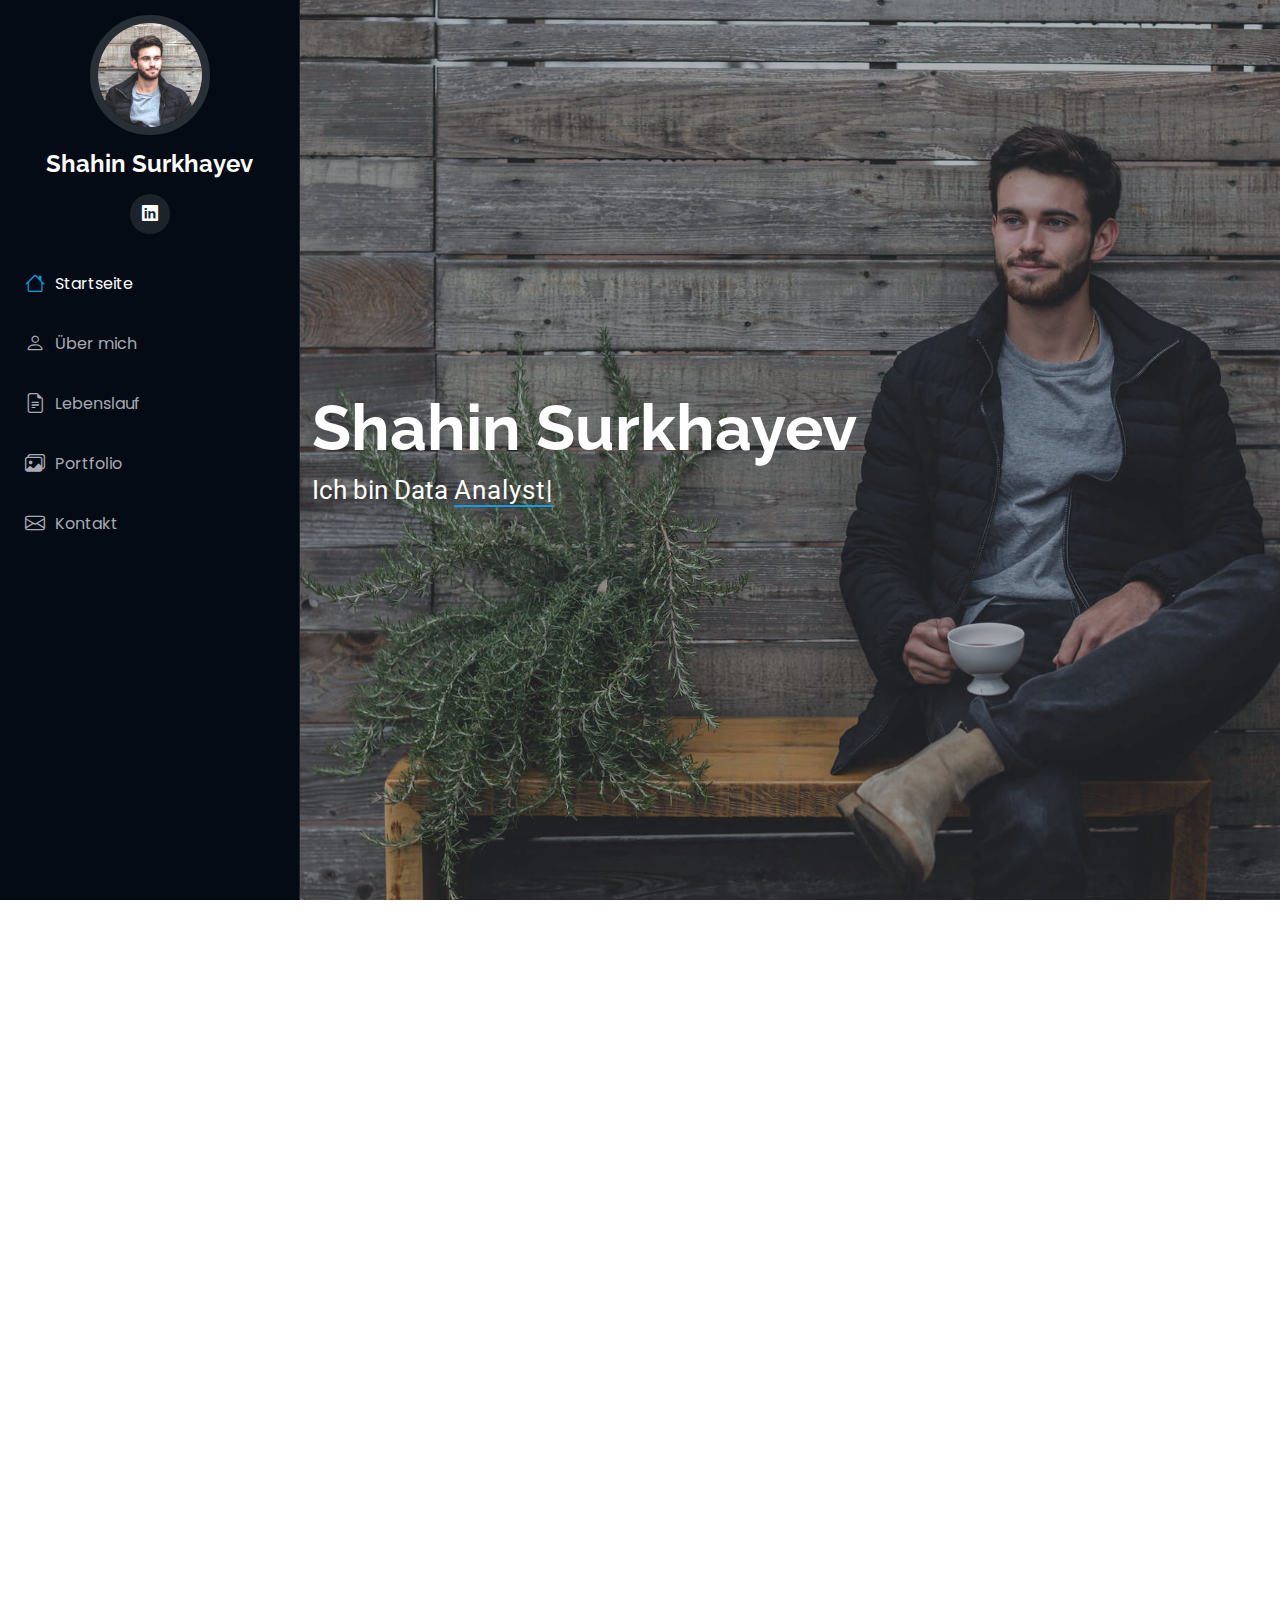
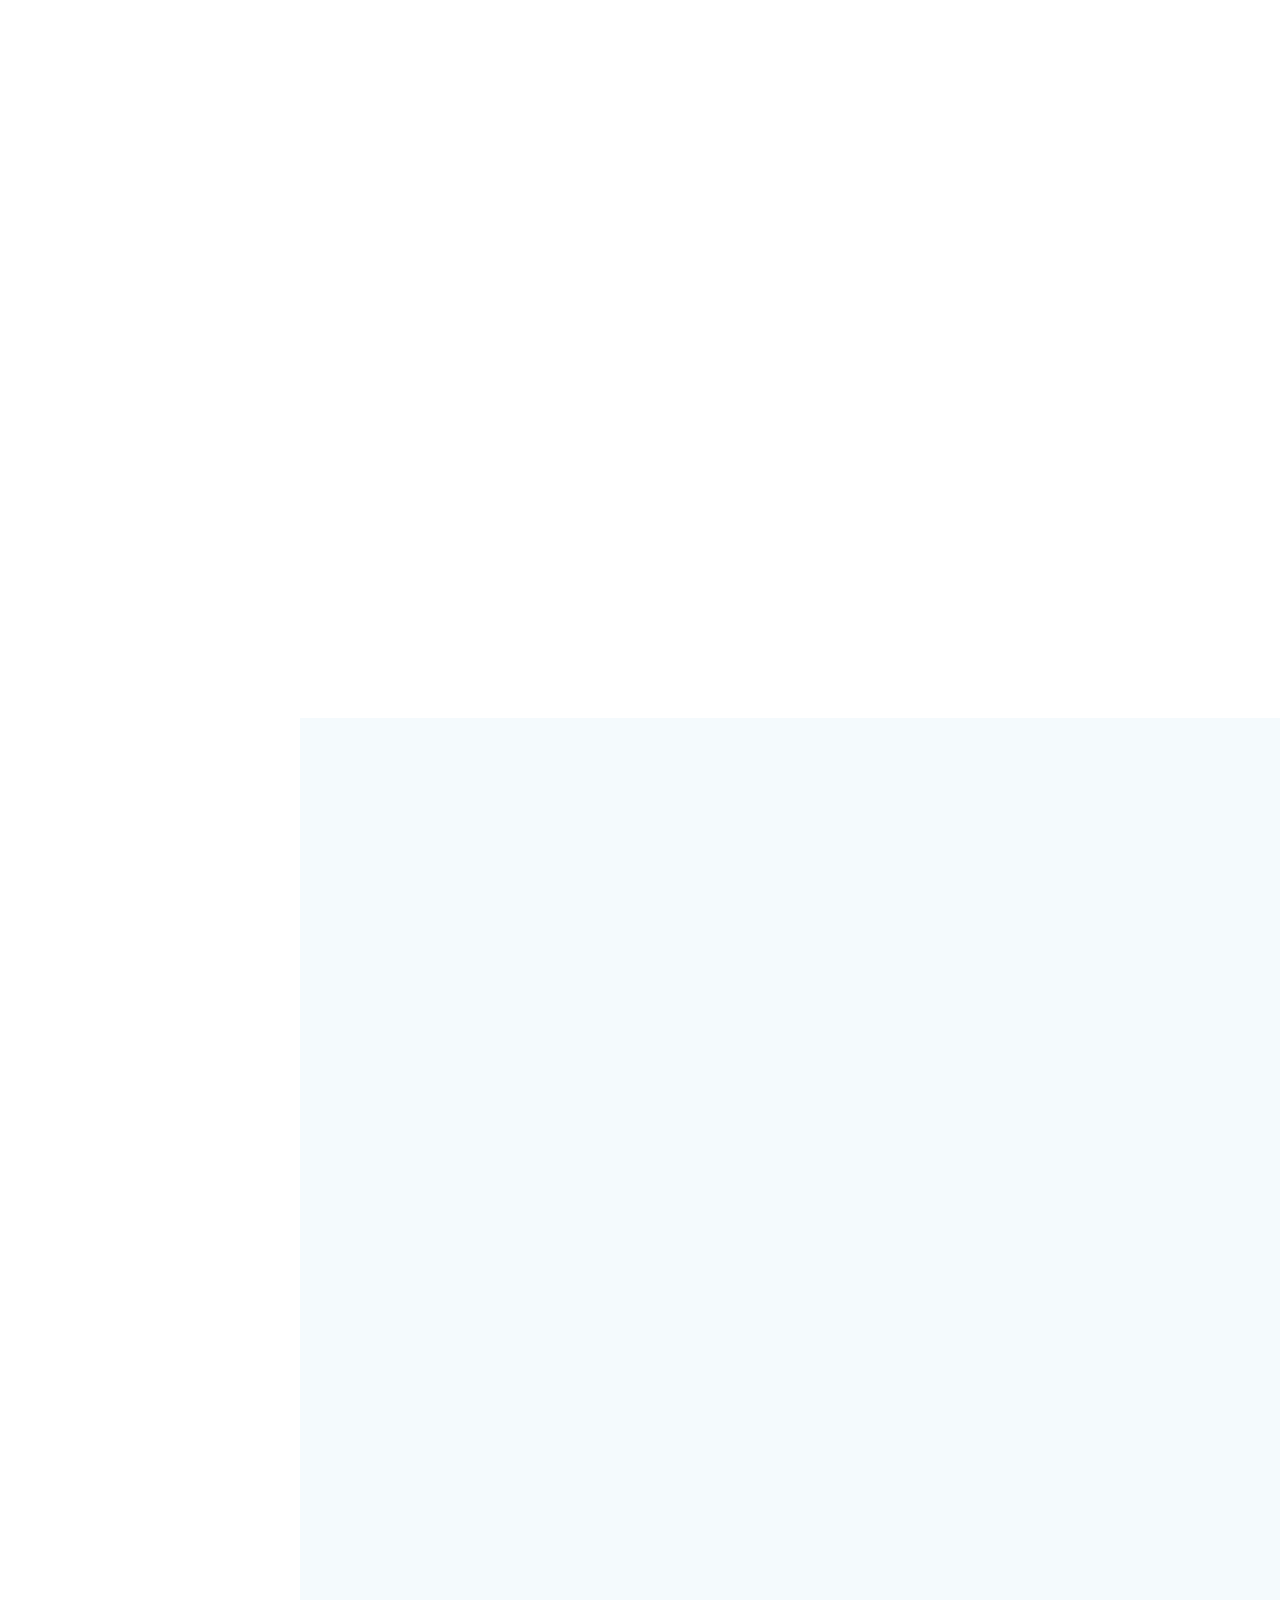
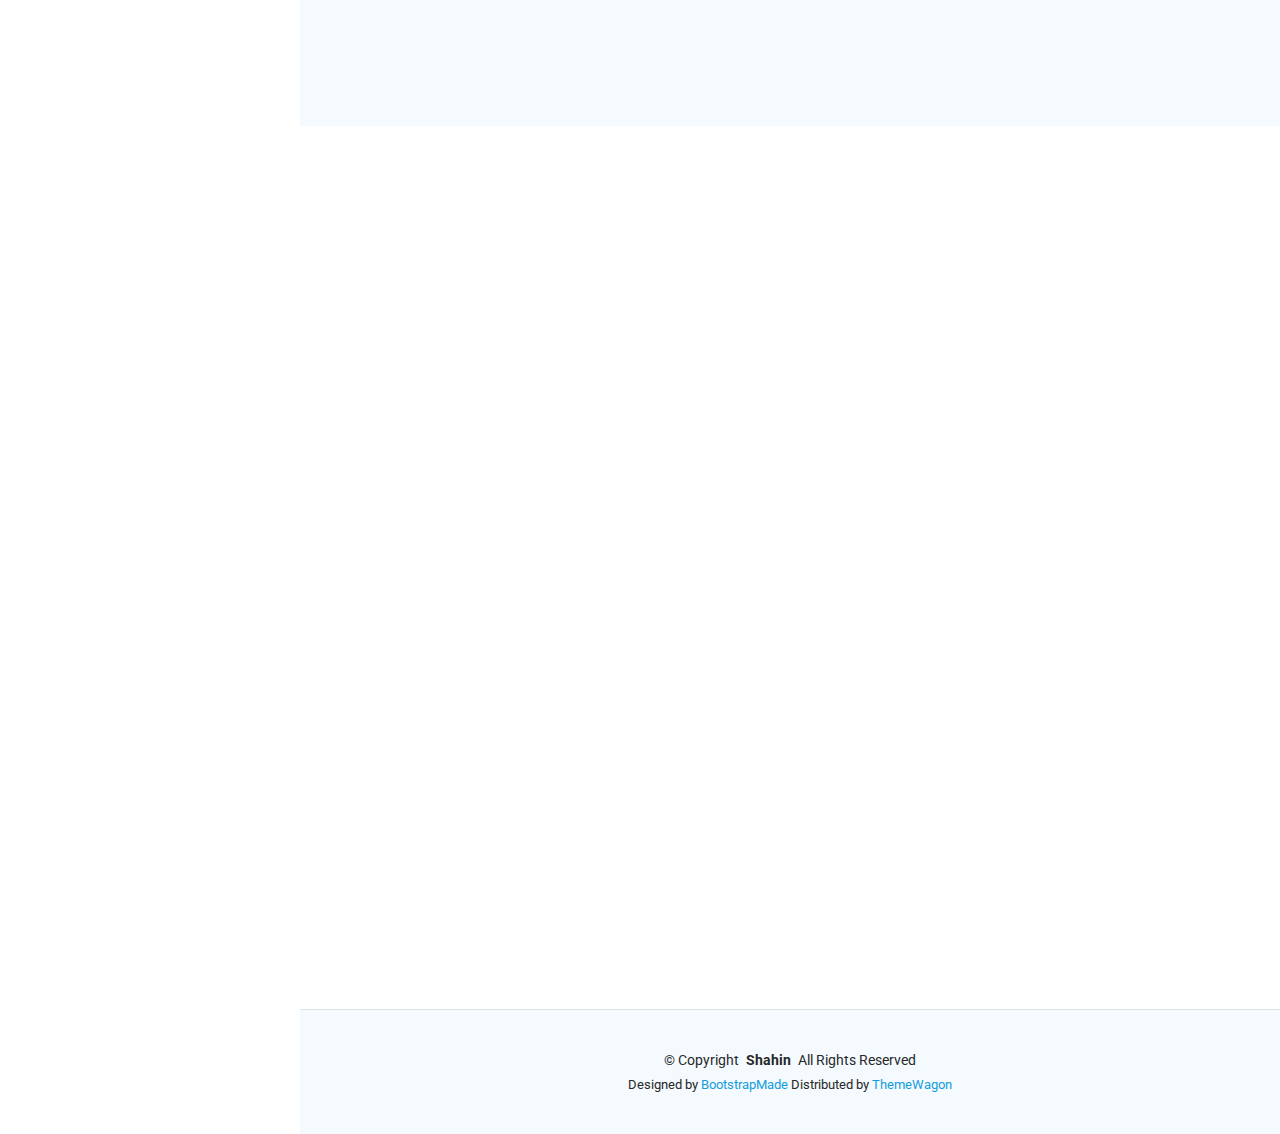
<file: index.html>
<!DOCTYPE html>
<html lang="en">

<head>
  <meta charset="utf-8">
  <meta content="width=device-width, initial-scale=1.0" name="viewport">
  <title>Shahin</title>
  <meta content="" name="description">
  <meta content="" name="keywords">

  <!-- Favicons -->
  <link href="assets/img/favicon.png" rel="icon">
  <link href="assets/img/apple-touch-icon.png" rel="apple-touch-icon">

  <!-- Fonts -->
  <link href="https://fonts.googleapis.com" rel="preconnect">
  <link href="https://fonts.gstatic.com" rel="preconnect" crossorigin>
  <link href="https://fonts.googleapis.com/css2?family=Roboto:ital,wght@0,100;0,300;0,400;0,500;0,700;0,900;1,100;1,300;1,400;1,500;1,700;1,900&family=Poppins:ital,wght@0,100;0,200;0,300;0,400;0,500;0,600;0,700;0,800;0,900;1,100;1,200;1,300;1,400;1,500;1,600;1,700;1,800;1,900&family=Raleway:ital,wght@0,100;0,200;0,300;0,400;0,500;0,600;0,700;0,800;0,900;1,100;1,200;1,300;1,400;1,500;1,600;1,700;1,800;1,900&display=swap" rel="stylesheet">

  <!-- Vendor CSS Files -->
  <link href="assets/vendor/bootstrap/css/bootstrap.min.css" rel="stylesheet">
  <link href="assets/vendor/bootstrap-icons/bootstrap-icons.css" rel="stylesheet">
  <link href="assets/vendor/aos/aos.css" rel="stylesheet">
  <link href="assets/vendor/glightbox/css/glightbox.min.css" rel="stylesheet">
  <link href="assets/vendor/swiper/swiper-bundle.min.css" rel="stylesheet">

  <!-- Main CSS File -->
  <link href="assets/css/main.css" rel="stylesheet">

  <!-- =======================================================
  * Template Name: iPortfolio
  * Template URL: https://bootstrapmade.com/iportfolio-bootstrap-portfolio-websites-template/
  * Updated: Jun 29 2024 with Bootstrap v5.3.3
  * Author: BootstrapMade.com
  * License: https://bootstrapmade.com/license/
  ======================================================== -->
</head>

<body class="index-page">

  <header id="header" class="header dark-background d-flex flex-column">
    <i class="header-toggle d-xl-none bi bi-list"></i>

    <div class="profile-img">
      <img src="assets/img/my-profile-img.jpg" alt="" class="img-fluid rounded-circle">
    </div>

    <a href="index.html" class="logo d-flex align-items-center justify-content-center">
      <!-- Uncomment the line below if you also wish to use an image logo -->
      <!-- <img src="assets/img/logo.png" alt=""> -->
      <h1 class="sitename">Shahin Surkhayev</h1>
    </a>

    <div class="social-links text-center">
      <a href="https://www.linkedin.com/in/shsrkh/" class="linkedin"><i class="bi bi-linkedin"></i></a>
    </div>

    <nav id="navmenu" class="navmenu">
      <ul>
        <li><a href="#hero" class="active"><i class="bi bi-house navicon"></i>Startseite</a></li>
        <li><a href="#about"><i class="bi bi-person navicon"></i> Über mich</a></li>
        <li><a href="#resume"><i class="bi bi-file-earmark-text navicon"></i> Lebenslauf</a></li>
        <li><a href="#portfolio"><i class="bi bi-images navicon"></i> Portfolio</a></li>
        <li><a href="#contact"><i class="bi bi-envelope navicon"></i> Kontakt</a></li>
      </ul>
    </nav>

  </header>

  <main class="main">

    <!-- Hero Section -->
    <section id="hero" class="hero section dark-background">

      <img src="assets/img/hero-bg.jpg" alt="" data-aos="fade-in" class="">

      <div class="container" data-aos="fade-up" data-aos-delay="100">
        <h2>Shahin Surkhayev</h2>
        <p>Ich bin Data <span class="typed" data-typed-items="Analyst, Thinker, Solver, Visualizer">Analyst</span><span class="typed-cursor typed-cursor--blink" aria-hidden="true"></span><span class="typed-cursor typed-cursor--blink" aria-hidden="true"></span></p>
      </div>

    </section><!-- /Hero Section -->

    <!-- About Section -->
    <section id="about" class="about section">

      <!-- Section Title -->
      <div class="container section-title" data-aos="fade-up">
        <h2>Über mich</h2>
        <p>Magnam dolores commodi suscipit. Necessitatibus eius consequatur ex aliquid fuga eum quidem. Sit sint consectetur velit. Quisquam quos quisquam cupiditate. Et nemo qui impedit suscipit alias ea. Quia fugiat sit in iste officiis commodi quidem hic quas.</p>
      </div><!-- End Section Title -->

      <div class="container" data-aos="fade-up" data-aos-delay="100">

        <div class="row gy-4 justify-content-center">
          <div class="col-lg-4">
            <img src="assets/img/my-profile-img.jpg" class="img-fluid" alt="">
          </div>
          <div class="col-lg-8 content">
            <h2>Junior Data Analyst</h2>
            <p class="fst-italic py-3">
              Lorem ipsum dolor sit amet, consectetur adipiscing elit, sed do eiusmod tempor incididunt ut labore et dolore
              magna aliqua.
            </p>
            <div class="row">
              <div class="col-lg-6">
                <ul>
                  <li><i class="bi bi-chevron-right"></i> <strong>Alter:</strong> <span>27</span></li>
                  <li><i class="bi bi-chevron-right"></i> <strong>Abschluss:</strong> <span>Master</span></li>
                </ul>
              </div>
              <div class="col-lg-6">
                <ul>
                  <li><i class="bi bi-chevron-right"></i> <strong>Stadt:</strong> <span>Bamberg, Deutschland</span></li>
                  <li><i class="bi bi-chevron-right"></i> <strong>Email:</strong> <span>shahin.surkhayev@gmail.com</span></li>
                </ul>
              </div>
            </div>
            <p class="py-3">
              Officiis eligendi itaque labore et dolorum mollitia officiis optio vero. Quisquam sunt adipisci omnis et ut. Nulla accusantium dolor incidunt officia tempore. Et eius omnis.
              Cupiditate ut dicta maxime officiis quidem quia. Sed et consectetur qui quia repellendus itaque neque.
            </p>
          </div>
        </div>

      </div>

      <div class="container">

        <div class="row">

          <div class="col-lg-6" data-aos="fade-up" data-aos-delay="100">

            <h3 class="resume-title">Education</h3>
            <div class="resume-item">
              <h4>Master Wirtschaftsinformatik</h4>
              <h5>10/2021 - 03/2025</h5>
              <p><em>OTTO-FRIEDRICH UNIVERSITÄT BAMBERG, Bamberg, Deutschland</em></p>
              <p>Qui deserunt veniam. Et sed aliquam labore tempore sed quisquam iusto autem sit. Ea vero voluptatum qui ut dignissimos deleniti nerada porti sand markend</p>
            </div><!-- Edn Resume Item -->

            <div class="resume-item">
              <h4>Bachelor Angewandte Informatik</h4>
              <h5>09/2014 - 07/2019</h5>
              <p><em>STAATLICHE TECHNOLOGISCHE UNIVERSITÄT ZU KUBAN, Krasnodar, Russland</em></p>
              <p>Quia nobis sequi est occaecati aut. Repudiandae et iusto quae reiciendis et quis Eius vel ratione eius unde vitae rerum voluptates asperiores voluptatem Earum molestiae consequatur neque etlon sader mart dila</p>
            </div><!-- Edn Resume Item -->

          </div>

          <div class="col-lg-6" data-aos="fade-up" data-aos-delay="200">
            <h3 class="resume-title">Professional Experience</h3>
            <div class="resume-item">
              <h4>Junior Data Analyst</h4>
              <h5>12/2024 - Heute</h5>
              <p><em>SALOGLU, Aserbaidschan</em></p>
              <ul>
                <li>Analyse und Visualisierung großer Datenmengen mit Power BI und Excel</li>
                <li>Erstellung von regelmäßigen Reports zu Umsatz, Kosten, Lagerbeständen und Verkaufszahlen für das Management</li>
                <li>Pflege und Weiterentwicklung von Excel-gestützten Systemen zur Bestandskontrolle</li>
                <li>Gelegentliche Nutzung von Python zur Datenaufbereitung und Ad-hoc-Analysen</li>
              </ul>
            </div><!-- Edn Resume Item -->

            <div class="resume-item">
              <h4>Werkstudent</h4>
              <h5>11/2023 - 10/2024</h5>
              <p><em>IDEAL AUTOMOTIVE, Bamberg, Deutschland</em></p>
              <ul>
                <li>Analyse von Produktionsdaten und Erstellung von regelmäßigen Reports zur Unterstützung der Fertigungsprozesse</li>
                <li>Anwendung von Excel zur Datenaufbereitung, Berechnungen, Sortierung und Filterung großer Datensätze</li>
                <li>Enge Zusammenarbeit mit Kolleg:innen in einem dynamischen und unterstützenden Teamumfeld</li>
                <li>Unterstützung des Teams bei der Optimierung von Arbeitsabläufen</li>
                <li>Entwicklung von Fähigkeiten in der Datenanalyse, Prozessoptimierung und Reporting</li>
              </ul>
            </div><!-- Edn Resume Item -->

          </div>

        </div>

      </div>

    </section><!-- /About Section -->

    <!-- Skills Section -->
    <section id="skills" class="skills section light-background">

      <!-- Section Title -->
      <div class="container section-title" data-aos="fade-up">
        <h3>Skills</h3>
        <p>Ob im Dashboard oder im Skript: Ich nutze moderne Tools, um komplexe Daten einfach und wirkungsvoll darzustellen.</p>
      </div>
      <!-- End Section Title -->

      <div class="container" data-aos="fade-up" data-aos-delay="100">

        <div class="row skills-content skills-animation">

          <div class="col-lg-6">

            <div class="progress">
              <span class="skill"><span>MS Excel</span> <i class="val">100%</i></span>
              <div class="progress-bar-wrap">
                <div class="progress-bar" role="progressbar" aria-valuenow="100" aria-valuemin="0" aria-valuemax="100"></div>
              </div>
            </div><!-- End Skills Item -->

            <div class="progress">
              <span class="skill"><span>Power BI</span> <i class="val">60%</i></span>
              <div class="progress-bar-wrap">
                <div class="progress-bar" role="progressbar" aria-valuenow="60" aria-valuemin="0" aria-valuemax="100"></div>
              </div>
            </div><!-- End Skills Item -->

            <div class="progress">
              <span class="skill"><span>Python (pandas, numpy, matplotlib, seaborn)</span> <i class="val">55%</i></span>
              <div class="progress-bar-wrap">
                <div class="progress-bar" role="progressbar" aria-valuenow="55" aria-valuemin="0" aria-valuemax="100"></div>
              </div>
            </div><!-- End Skills Item -->

          </div>

          <div class="col-lg-6">

            <div class="progress">
              <span class="skill"><span>SQL</span> <i class="val">50%</i></span>
              <div class="progress-bar-wrap">
                <div class="progress-bar" role="progressbar" aria-valuenow="50" aria-valuemin="0" aria-valuemax="100"></div>
              </div>
            </div><!-- End Skills Item -->

            <div class="progress">
              <span class="skill"><span>WordPress/CMS</span> <i class="val">90%</i></span>
              <div class="progress-bar-wrap">
                <div class="progress-bar" role="progressbar" aria-valuenow="90" aria-valuemin="0" aria-valuemax="100"></div>
              </div>
            </div><!-- End Skills Item -->

            <div class="progress">
              <span class="skill"><span>Photoshop</span> <i class="val">55%</i></span>
              <div class="progress-bar-wrap">
                <div class="progress-bar" role="progressbar" aria-valuenow="55" aria-valuemin="0" aria-valuemax="100"></div>
              </div>
            </div><!-- End Skills Item -->

          </div>

        </div>

      </div>

    </section><!-- /Skills Section -->

    <!-- Portfolio Section -->
    <section id="portfolio" class="portfolio section light-background">

      <!-- Section Title -->
      <div class="container section-title" data-aos="fade-up">
        <h2>Portfolio</h2>
        <p>Magnam dolores commodi suscipit. Necessitatibus eius consequatur ex aliquid fuga eum quidem. Sit sint consectetur velit. Quisquam quos quisquam cupiditate. Et nemo qui impedit suscipit alias ea. Quia fugiat sit in iste officiis commodi quidem hic quas.</p>
      </div><!-- End Section Title -->

      <div class="container">

        <div class="isotope-layout" data-default-filter="*" data-layout="masonry" data-sort="original-order">

          <ul class="portfolio-filters isotope-filters" data-aos="fade-up" data-aos-delay="100">
            <li data-filter="*" class="filter-active">All</li>
            <li data-filter=".filter-python">Python</li>
            <li data-filter=".filter-powerbi">Power BI</li>
          </ul><!-- End Portfolio Filters -->

          <div class="row gy-4 isotope-container" data-aos="fade-up" data-aos-delay="200">

            <div class="col-lg-4 col-md-6 portfolio-item isotope-item filter-python">
              <div class="portfolio-content h-100">
                <img src="assets/img/portfolio/Social_Media_Addiction.png" class="img-fluid" alt="">
                <div class="portfolio-info">
                  <h4>mit Python</h4>
                  <p>Students’ Social Media Addiction Analysis</p>
                  <a href="portfolio-details.html" title="More Details" class="details-link"><i class="bi bi-link-45deg"></i></a>
                </div>
              </div>
            </div><!-- End Portfolio Item -->

            <div class="col-lg-4 col-md-6 portfolio-item isotope-item filter-powerbi">
              <div class="portfolio-content h-100">
                <img src="assets/img/portfolio/product-1.jpg" class="img-fluid" alt="">
                <div class="portfolio-info">
                  <h4>Product 1</h4>
                  <p>Lorem ipsum, dolor sit amet consectetur</p>
                  <a href="assets/img/portfolio/product-1.jpg" title="Product 1" data-gallery="portfolio-gallery-product" class="glightbox preview-link"><i class="bi bi-zoom-in"></i></a>
                  <a href="portfolio-details.html" title="More Details" class="details-link"><i class="bi bi-link-45deg"></i></a>
                </div>
              </div>
            </div><!-- End Portfolio Item -->
            
          </div><!-- End Portfolio Container -->

        </div>

      </div>

    </section><!-- /Portfolio Section -->

    <!-- Contact Section -->
    <section id="contact" class="contact section">

      <!-- Section Title -->
      <div class="container section-title" data-aos="fade-up">
        <h2>Kontakt</h2>
        <p>Necessitatibus eius consequatur ex aliquid fuga eum quidem sint consectetur velit</p>
      </div><!-- End Section Title -->

      <div class="container" data-aos="fade-up" data-aos-delay="100">

        <div class="row gy-4">

          <div class="col-lg-5">

            <div class="info-wrap">
              <div class="info-item d-flex" data-aos="fade-up" data-aos-delay="200">
                <i class="bi bi-geo-alt flex-shrink-0"></i>
                <div>
                  <h3>Address</h3>
                  <p>A108 Adam Street, New York, NY 535022</p>
                </div>
              </div><!-- End Info Item -->

              <div class="info-item d-flex" data-aos="fade-up" data-aos-delay="300">
                <i class="bi bi-telephone flex-shrink-0"></i>
                <div>
                  <h3>Call Us</h3>
                  <p>+1 5589 55488 55</p>
                </div>
              </div><!-- End Info Item -->

              <div class="info-item d-flex" data-aos="fade-up" data-aos-delay="400">
                <i class="bi bi-envelope flex-shrink-0"></i>
                <div>
                  <h3>Email Us</h3>
                  <p>info@example.com</p>
                </div>
              </div><!-- End Info Item -->

              <iframe src="https://www.google.com/maps/embed?pb=!1m14!1m8!1m3!1d48389.78314118045!2d-74.006138!3d40.710059!3m2!1i1024!2i768!4f13.1!3m3!1m2!1s0x89c25a22a3bda30d%3A0xb89d1fe6bc499443!2sDowntown%20Conference%20Center!5e0!3m2!1sen!2sus!4v1676961268712!5m2!1sen!2sus" frameborder="0" style="border:0; width: 100%; height: 270px;" allowfullscreen="" loading="lazy" referrerpolicy="no-referrer-when-downgrade"></iframe>
            </div>
          </div>

          <div class="col-lg-7">
            <form action="forms/contact.php" method="post" class="php-email-form" data-aos="fade-up" data-aos-delay="200">
              <div class="row gy-4">

                <div class="col-md-6">
                  <label for="name-field" class="pb-2">Your Name</label>
                  <input type="text" name="name" id="name-field" class="form-control" required="">
                </div>

                <div class="col-md-6">
                  <label for="email-field" class="pb-2">Your Email</label>
                  <input type="email" class="form-control" name="email" id="email-field" required="">
                </div>

                <div class="col-md-12">
                  <label for="subject-field" class="pb-2">Subject</label>
                  <input type="text" class="form-control" name="subject" id="subject-field" required="">
                </div>

                <div class="col-md-12">
                  <label for="message-field" class="pb-2">Message</label>
                  <textarea class="form-control" name="message" rows="10" id="message-field" required=""></textarea>
                </div>

                <div class="col-md-12 text-center">
                  <div class="loading">Loading</div>
                  <div class="error-message"></div>
                  <div class="sent-message">Your message has been sent. Thank you!</div>

                  <button type="submit">Send Message</button>
                </div>

              </div>
            </form>
          </div><!-- End Contact Form -->

        </div>

      </div>

    </section><!-- /Contact Section -->

  </main>

  <footer id="footer" class="footer position-relative light-background">

    <div class="container">
      <div class="copyright text-center ">
        <p>© <span>Copyright</span> <strong class="px-1 sitename">Shahin</strong> <span>All Rights Reserved</span></p>
      </div>
      <div class="credits">
        <!-- All the links in the footer should remain intact. -->
        <!-- You can delete the links only if you've purchased the pro version. -->
        <!-- Licensing information: https://bootstrapmade.com/license/ -->
        <!-- Purchase the pro version with working PHP/AJAX contact form: [buy-url] -->
        Designed by <a href="https://bootstrapmade.com/">BootstrapMade</a> Distributed by <a href="https://themewagon.com">ThemeWagon</a>
      </div>
    </div>

  </footer>

  <!-- Scroll Top -->
  <a href="#" id="scroll-top" class="scroll-top d-flex align-items-center justify-content-center"><i class="bi bi-arrow-up-short"></i></a>

  <!-- Preloader -->
  <div id="preloader"></div>

  <!-- Vendor JS Files -->
  <script src="assets/vendor/bootstrap/js/bootstrap.bundle.min.js"></script>
  <script src="assets/vendor/php-email-form/validate.js"></script>
  <script src="assets/vendor/aos/aos.js"></script>
  <script src="assets/vendor/typed.js/typed.umd.js"></script>
  <script src="assets/vendor/purecounter/purecounter_vanilla.js"></script>
  <script src="assets/vendor/waypoints/noframework.waypoints.js"></script>
  <script src="assets/vendor/glightbox/js/glightbox.min.js"></script>
  <script src="assets/vendor/imagesloaded/imagesloaded.pkgd.min.js"></script>
  <script src="assets/vendor/isotope-layout/isotope.pkgd.min.js"></script>
  <script src="assets/vendor/swiper/swiper-bundle.min.js"></script>

  <!-- Main JS File -->
  <script src="assets/js/main.js"></script>

</body>

</html>
</file>
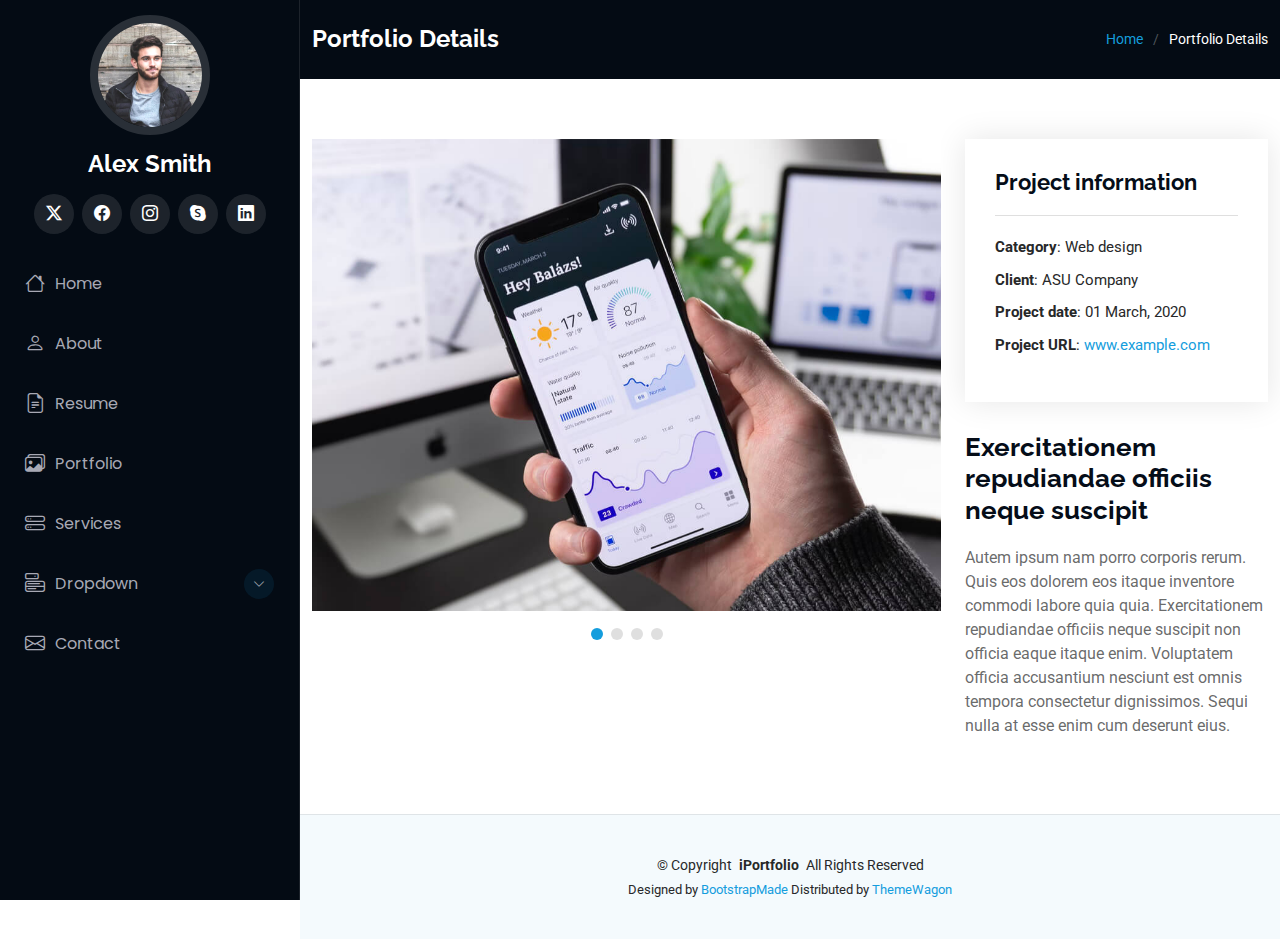
<file: portfolio-details.html>
<!DOCTYPE html>
<html lang="en">

<head>
  <meta charset="utf-8">
  <meta content="width=device-width, initial-scale=1.0" name="viewport">
  <title>Portfolio Details - iPortfolio Bootstrap Template</title>
  <meta content="" name="description">
  <meta content="" name="keywords">

  <!-- Favicons -->
  <link href="assets/img/favicon.png" rel="icon">
  <link href="assets/img/apple-touch-icon.png" rel="apple-touch-icon">

  <!-- Fonts -->
  <link href="https://fonts.googleapis.com" rel="preconnect">
  <link href="https://fonts.gstatic.com" rel="preconnect" crossorigin>
  <link href="https://fonts.googleapis.com/css2?family=Roboto:ital,wght@0,100;0,300;0,400;0,500;0,700;0,900;1,100;1,300;1,400;1,500;1,700;1,900&family=Poppins:ital,wght@0,100;0,200;0,300;0,400;0,500;0,600;0,700;0,800;0,900;1,100;1,200;1,300;1,400;1,500;1,600;1,700;1,800;1,900&family=Raleway:ital,wght@0,100;0,200;0,300;0,400;0,500;0,600;0,700;0,800;0,900;1,100;1,200;1,300;1,400;1,500;1,600;1,700;1,800;1,900&display=swap" rel="stylesheet">

  <!-- Vendor CSS Files -->
  <link href="assets/vendor/bootstrap/css/bootstrap.min.css" rel="stylesheet">
  <link href="assets/vendor/bootstrap-icons/bootstrap-icons.css" rel="stylesheet">
  <link href="assets/vendor/aos/aos.css" rel="stylesheet">
  <link href="assets/vendor/glightbox/css/glightbox.min.css" rel="stylesheet">
  <link href="assets/vendor/swiper/swiper-bundle.min.css" rel="stylesheet">

  <!-- Main CSS File -->
  <link href="assets/css/main.css" rel="stylesheet">

  <!-- =======================================================
  * Template Name: iPortfolio
  * Template URL: https://bootstrapmade.com/iportfolio-bootstrap-portfolio-websites-template/
  * Updated: Jun 29 2024 with Bootstrap v5.3.3
  * Author: BootstrapMade.com
  * License: https://bootstrapmade.com/license/
  ======================================================== -->
</head>

<body class="portfolio-details-page">

  <header id="header" class="header dark-background d-flex flex-column">
    <i class="header-toggle d-xl-none bi bi-list"></i>

    <div class="profile-img">
      <img src="assets/img/my-profile-img.jpg" alt="" class="img-fluid rounded-circle">
    </div>

    <a href="index.html" class="logo d-flex align-items-center justify-content-center">
      <!-- Uncomment the line below if you also wish to use an image logo -->
      <!-- <img src="assets/img/logo.png" alt=""> -->
      <h1 class="sitename">Alex Smith</h1>
    </a>

    <div class="social-links text-center">
      <a href="#" class="twitter"><i class="bi bi-twitter-x"></i></a>
      <a href="#" class="facebook"><i class="bi bi-facebook"></i></a>
      <a href="#" class="instagram"><i class="bi bi-instagram"></i></a>
      <a href="#" class="google-plus"><i class="bi bi-skype"></i></a>
      <a href="#" class="linkedin"><i class="bi bi-linkedin"></i></a>
    </div>

    <nav id="navmenu" class="navmenu">
      <ul>
        <li><a href="#hero"><i class="bi bi-house navicon"></i>Home</a></li>
        <li><a href="#about"><i class="bi bi-person navicon"></i> About</a></li>
        <li><a href="#resume"><i class="bi bi-file-earmark-text navicon"></i> Resume</a></li>
        <li><a href="#portfolio"><i class="bi bi-images navicon"></i> Portfolio</a></li>
        <li><a href="#services"><i class="bi bi-hdd-stack navicon"></i> Services</a></li>
        <li class="dropdown"><a href="#"><i class="bi bi-menu-button navicon"></i> <span>Dropdown</span> <i class="bi bi-chevron-down toggle-dropdown"></i></a>
          <ul>
            <li><a href="#">Dropdown 1</a></li>
            <li class="dropdown"><a href="#"><span>Deep Dropdown</span> <i class="bi bi-chevron-down toggle-dropdown"></i></a>
              <ul>
                <li><a href="#">Deep Dropdown 1</a></li>
                <li><a href="#">Deep Dropdown 2</a></li>
                <li><a href="#">Deep Dropdown 3</a></li>
                <li><a href="#">Deep Dropdown 4</a></li>
                <li><a href="#">Deep Dropdown 5</a></li>
              </ul>
            </li>
            <li><a href="#">Dropdown 2</a></li>
            <li><a href="#">Dropdown 3</a></li>
            <li><a href="#">Dropdown 4</a></li>
          </ul>
        </li>
        <li><a href="#contact"><i class="bi bi-envelope navicon"></i> Contact</a></li>
      </ul>
    </nav>

  </header>

  <main class="main">

    <!-- Page Title -->
    <div class="page-title dark-background">
      <div class="container d-lg-flex justify-content-between align-items-center">
        <h1 class="mb-2 mb-lg-0">Portfolio Details</h1>
        <nav class="breadcrumbs">
          <ol>
            <li><a href="index.html">Home</a></li>
            <li class="current">Portfolio Details</li>
          </ol>
        </nav>
      </div>
    </div><!-- End Page Title -->

    <!-- Portfolio Details Section -->
    <section id="portfolio-details" class="portfolio-details section">

      <div class="container" data-aos="fade-up" data-aos-delay="100">

        <div class="row gy-4">

          <div class="col-lg-8">
            <div class="portfolio-details-slider swiper init-swiper">

              <script type="application/json" class="swiper-config">
                {
                  "loop": true,
                  "speed": 600,
                  "autoplay": {
                    "delay": 5000
                  },
                  "slidesPerView": "auto",
                  "pagination": {
                    "el": ".swiper-pagination",
                    "type": "bullets",
                    "clickable": true
                  }
                }
              </script>

              <div class="swiper-wrapper align-items-center">

                <div class="swiper-slide">
                  <img src="assets/img/portfolio/app-1.jpg" alt="">
                </div>

                <div class="swiper-slide">
                  <img src="assets/img/portfolio/product-1.jpg" alt="">
                </div>

                <div class="swiper-slide">
                  <img src="assets/img/portfolio/branding-1.jpg" alt="">
                </div>

                <div class="swiper-slide">
                  <img src="assets/img/portfolio/books-1.jpg" alt="">
                </div>

              </div>
              <div class="swiper-pagination"></div>
            </div>
          </div>

          <div class="col-lg-4">
            <div class="portfolio-info" data-aos="fade-up" data-aos-delay="200">
              <h3>Project information</h3>
              <ul>
                <li><strong>Category</strong>: Web design</li>
                <li><strong>Client</strong>: ASU Company</li>
                <li><strong>Project date</strong>: 01 March, 2020</li>
                <li><strong>Project URL</strong>: <a href="#">www.example.com</a></li>
              </ul>
            </div>
            <div class="portfolio-description" data-aos="fade-up" data-aos-delay="300">
              <h2>Exercitationem repudiandae officiis neque suscipit</h2>
              <p>
                Autem ipsum nam porro corporis rerum. Quis eos dolorem eos itaque inventore commodi labore quia quia. Exercitationem repudiandae officiis neque suscipit non officia eaque itaque enim. Voluptatem officia accusantium nesciunt est omnis tempora consectetur dignissimos. Sequi nulla at esse enim cum deserunt eius.
              </p>
            </div>
          </div>

        </div>

      </div>

    </section><!-- /Portfolio Details Section -->

  </main>

  <footer id="footer" class="footer position-relative light-background">

    <div class="container">
      <div class="copyright text-center ">
        <p>© <span>Copyright</span> <strong class="px-1 sitename">iPortfolio</strong> <span>All Rights Reserved</span></p>
      </div>
      <div class="credits">
        <!-- All the links in the footer should remain intact. -->
        <!-- You can delete the links only if you've purchased the pro version. -->
        <!-- Licensing information: https://bootstrapmade.com/license/ -->
        <!-- Purchase the pro version with working PHP/AJAX contact form: [buy-url] -->
        Designed by <a href="https://bootstrapmade.com/">BootstrapMade</a> Distributed by <a href="https://themewagon.com">ThemeWagon</a>
      </div>
    </div>

  </footer>

  <!-- Scroll Top -->
  <a href="#" id="scroll-top" class="scroll-top d-flex align-items-center justify-content-center"><i class="bi bi-arrow-up-short"></i></a>

  <!-- Preloader -->
  <div id="preloader"></div>

  <!-- Vendor JS Files -->
  <script src="assets/vendor/bootstrap/js/bootstrap.bundle.min.js"></script>
  <script src="assets/vendor/php-email-form/validate.js"></script>
  <script src="assets/vendor/aos/aos.js"></script>
  <script src="assets/vendor/typed.js/typed.umd.js"></script>
  <script src="assets/vendor/purecounter/purecounter_vanilla.js"></script>
  <script src="assets/vendor/waypoints/noframework.waypoints.js"></script>
  <script src="assets/vendor/glightbox/js/glightbox.min.js"></script>
  <script src="assets/vendor/imagesloaded/imagesloaded.pkgd.min.js"></script>
  <script src="assets/vendor/isotope-layout/isotope.pkgd.min.js"></script>
  <script src="assets/vendor/swiper/swiper-bundle.min.js"></script>

  <!-- Main JS File -->
  <script src="assets/js/main.js"></script>

</body>

</html>
</file>
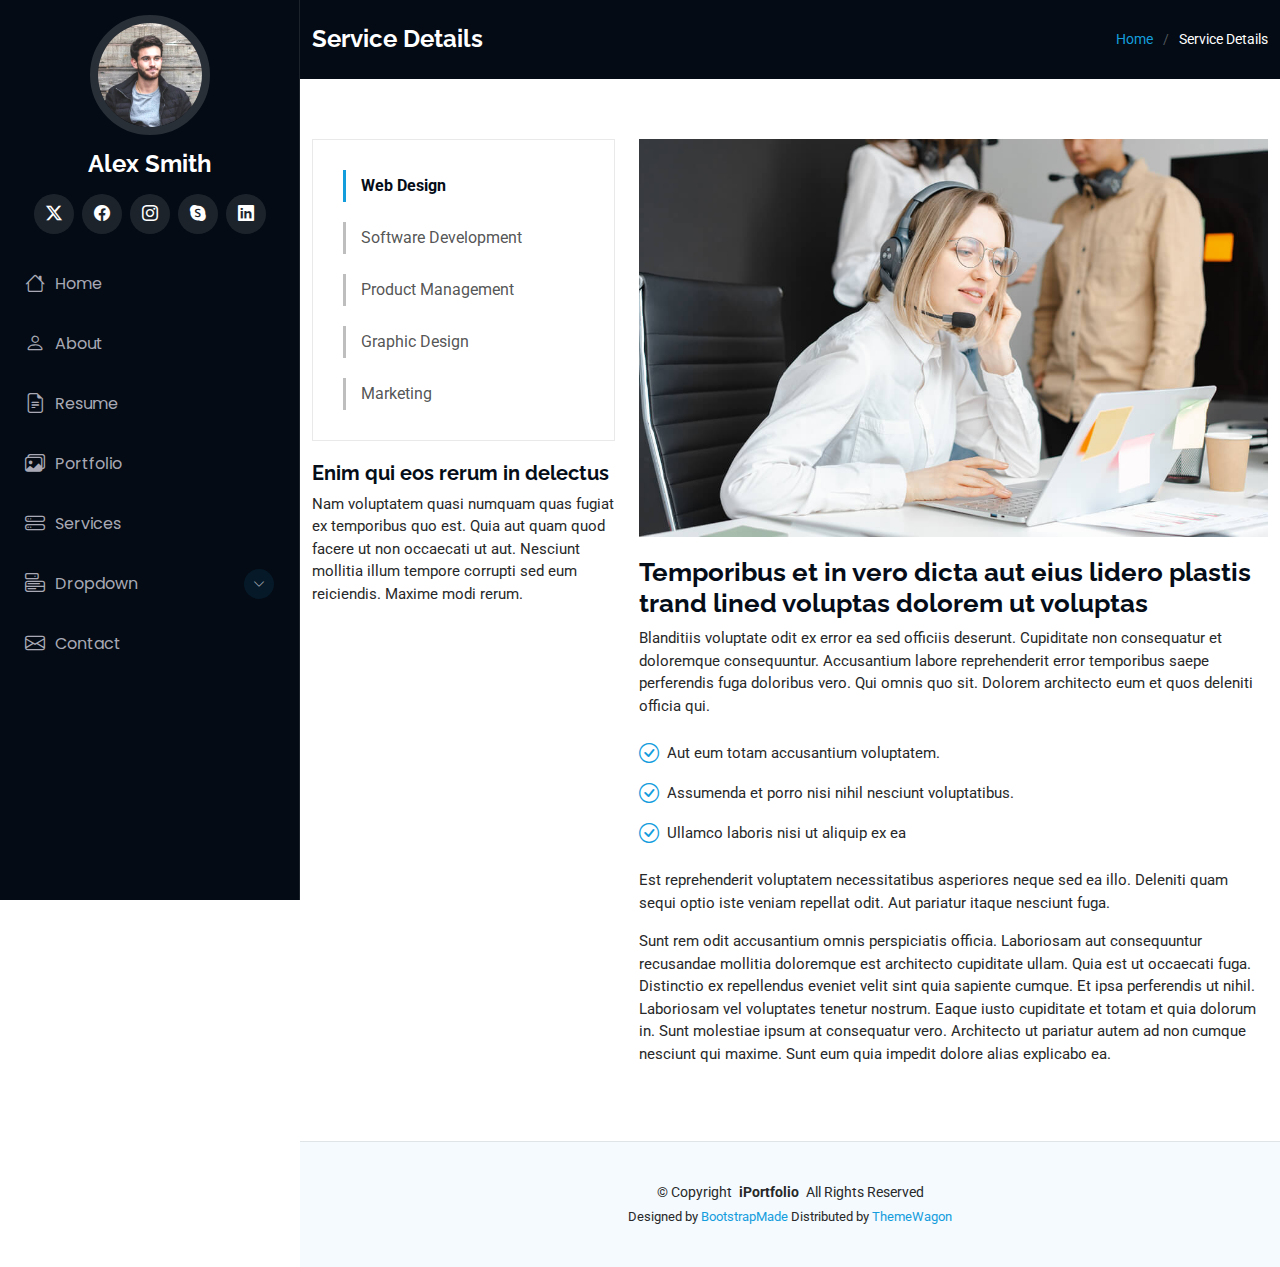
<file: service-details.html>
<!DOCTYPE html>
<html lang="en">

<head>
  <meta charset="utf-8">
  <meta content="width=device-width, initial-scale=1.0" name="viewport">
  <title>Service Details - iPortfolio Bootstrap Template</title>
  <meta content="" name="description">
  <meta content="" name="keywords">

  <!-- Favicons -->
  <link href="assets/img/favicon.png" rel="icon">
  <link href="assets/img/apple-touch-icon.png" rel="apple-touch-icon">

  <!-- Fonts -->
  <link href="https://fonts.googleapis.com" rel="preconnect">
  <link href="https://fonts.gstatic.com" rel="preconnect" crossorigin>
  <link href="https://fonts.googleapis.com/css2?family=Roboto:ital,wght@0,100;0,300;0,400;0,500;0,700;0,900;1,100;1,300;1,400;1,500;1,700;1,900&family=Poppins:ital,wght@0,100;0,200;0,300;0,400;0,500;0,600;0,700;0,800;0,900;1,100;1,200;1,300;1,400;1,500;1,600;1,700;1,800;1,900&family=Raleway:ital,wght@0,100;0,200;0,300;0,400;0,500;0,600;0,700;0,800;0,900;1,100;1,200;1,300;1,400;1,500;1,600;1,700;1,800;1,900&display=swap" rel="stylesheet">

  <!-- Vendor CSS Files -->
  <link href="assets/vendor/bootstrap/css/bootstrap.min.css" rel="stylesheet">
  <link href="assets/vendor/bootstrap-icons/bootstrap-icons.css" rel="stylesheet">
  <link href="assets/vendor/aos/aos.css" rel="stylesheet">
  <link href="assets/vendor/glightbox/css/glightbox.min.css" rel="stylesheet">
  <link href="assets/vendor/swiper/swiper-bundle.min.css" rel="stylesheet">

  <!-- Main CSS File -->
  <link href="assets/css/main.css" rel="stylesheet">

  <!-- =======================================================
  * Template Name: iPortfolio
  * Template URL: https://bootstrapmade.com/iportfolio-bootstrap-portfolio-websites-template/
  * Updated: Jun 29 2024 with Bootstrap v5.3.3
  * Author: BootstrapMade.com
  * License: https://bootstrapmade.com/license/
  ======================================================== -->
</head>

<body class="service-details-page">

  <header id="header" class="header dark-background d-flex flex-column">
    <i class="header-toggle d-xl-none bi bi-list"></i>

    <div class="profile-img">
      <img src="assets/img/my-profile-img.jpg" alt="" class="img-fluid rounded-circle">
    </div>

    <a href="index.html" class="logo d-flex align-items-center justify-content-center">
      <!-- Uncomment the line below if you also wish to use an image logo -->
      <!-- <img src="assets/img/logo.png" alt=""> -->
      <h1 class="sitename">Alex Smith</h1>
    </a>

    <div class="social-links text-center">
      <a href="#" class="twitter"><i class="bi bi-twitter-x"></i></a>
      <a href="#" class="facebook"><i class="bi bi-facebook"></i></a>
      <a href="#" class="instagram"><i class="bi bi-instagram"></i></a>
      <a href="#" class="google-plus"><i class="bi bi-skype"></i></a>
      <a href="#" class="linkedin"><i class="bi bi-linkedin"></i></a>
    </div>

    <nav id="navmenu" class="navmenu">
      <ul>
        <li><a href="#hero"><i class="bi bi-house navicon"></i>Home</a></li>
        <li><a href="#about"><i class="bi bi-person navicon"></i> About</a></li>
        <li><a href="#resume"><i class="bi bi-file-earmark-text navicon"></i> Resume</a></li>
        <li><a href="#portfolio"><i class="bi bi-images navicon"></i> Portfolio</a></li>
        <li><a href="#services"><i class="bi bi-hdd-stack navicon"></i> Services</a></li>
        <li class="dropdown"><a href="#"><i class="bi bi-menu-button navicon"></i> <span>Dropdown</span> <i class="bi bi-chevron-down toggle-dropdown"></i></a>
          <ul>
            <li><a href="#">Dropdown 1</a></li>
            <li class="dropdown"><a href="#"><span>Deep Dropdown</span> <i class="bi bi-chevron-down toggle-dropdown"></i></a>
              <ul>
                <li><a href="#">Deep Dropdown 1</a></li>
                <li><a href="#">Deep Dropdown 2</a></li>
                <li><a href="#">Deep Dropdown 3</a></li>
                <li><a href="#">Deep Dropdown 4</a></li>
                <li><a href="#">Deep Dropdown 5</a></li>
              </ul>
            </li>
            <li><a href="#">Dropdown 2</a></li>
            <li><a href="#">Dropdown 3</a></li>
            <li><a href="#">Dropdown 4</a></li>
          </ul>
        </li>
        <li><a href="#contact"><i class="bi bi-envelope navicon"></i> Contact</a></li>
      </ul>
    </nav>

  </header>

  <main class="main">

    <!-- Page Title -->
    <div class="page-title dark-background">
      <div class="container d-lg-flex justify-content-between align-items-center">
        <h1 class="mb-2 mb-lg-0">Service Details</h1>
        <nav class="breadcrumbs">
          <ol>
            <li><a href="index.html">Home</a></li>
            <li class="current">Service Details</li>
          </ol>
        </nav>
      </div>
    </div><!-- End Page Title -->

    <!-- Service Details Section -->
    <section id="service-details" class="service-details section">

      <div class="container">

        <div class="row gy-4">

          <div class="col-lg-4" data-aos="fade-up" data-aos-delay="100">
            <div class="services-list">
              <a href="#" class="active">Web Design</a>
              <a href="#">Software Development</a>
              <a href="#">Product Management</a>
              <a href="#">Graphic Design</a>
              <a href="#">Marketing</a>
            </div>

            <h4>Enim qui eos rerum in delectus</h4>
            <p>Nam voluptatem quasi numquam quas fugiat ex temporibus quo est. Quia aut quam quod facere ut non occaecati ut aut. Nesciunt mollitia illum tempore corrupti sed eum reiciendis. Maxime modi rerum.</p>
          </div>

          <div class="col-lg-8" data-aos="fade-up" data-aos-delay="200">
            <img src="assets/img/services.jpg" alt="" class="img-fluid services-img">
            <h3>Temporibus et in vero dicta aut eius lidero plastis trand lined voluptas dolorem ut voluptas</h3>
            <p>
              Blanditiis voluptate odit ex error ea sed officiis deserunt. Cupiditate non consequatur et doloremque consequuntur. Accusantium labore reprehenderit error temporibus saepe perferendis fuga doloribus vero. Qui omnis quo sit. Dolorem architecto eum et quos deleniti officia qui.
            </p>
            <ul>
              <li><i class="bi bi-check-circle"></i> <span>Aut eum totam accusantium voluptatem.</span></li>
              <li><i class="bi bi-check-circle"></i> <span>Assumenda et porro nisi nihil nesciunt voluptatibus.</span></li>
              <li><i class="bi bi-check-circle"></i> <span>Ullamco laboris nisi ut aliquip ex ea</span></li>
            </ul>
            <p>
              Est reprehenderit voluptatem necessitatibus asperiores neque sed ea illo. Deleniti quam sequi optio iste veniam repellat odit. Aut pariatur itaque nesciunt fuga.
            </p>
            <p>
              Sunt rem odit accusantium omnis perspiciatis officia. Laboriosam aut consequuntur recusandae mollitia doloremque est architecto cupiditate ullam. Quia est ut occaecati fuga. Distinctio ex repellendus eveniet velit sint quia sapiente cumque. Et ipsa perferendis ut nihil. Laboriosam vel voluptates tenetur nostrum. Eaque iusto cupiditate et totam et quia dolorum in. Sunt molestiae ipsum at consequatur vero. Architecto ut pariatur autem ad non cumque nesciunt qui maxime. Sunt eum quia impedit dolore alias explicabo ea.
            </p>
          </div>

        </div>

      </div>

    </section><!-- /Service Details Section -->

  </main>

  <footer id="footer" class="footer position-relative light-background">

    <div class="container">
      <div class="copyright text-center ">
        <p>© <span>Copyright</span> <strong class="px-1 sitename">iPortfolio</strong> <span>All Rights Reserved</span></p>
      </div>
      <div class="credits">
        <!-- All the links in the footer should remain intact. -->
        <!-- You can delete the links only if you've purchased the pro version. -->
        <!-- Licensing information: https://bootstrapmade.com/license/ -->
        <!-- Purchase the pro version with working PHP/AJAX contact form: [buy-url] -->
        Designed by <a href="https://bootstrapmade.com/">BootstrapMade</a> Distributed by <a href="https://themewagon.com">ThemeWagon</a>
      </div>
    </div>

  </footer>

  <!-- Scroll Top -->
  <a href="#" id="scroll-top" class="scroll-top d-flex align-items-center justify-content-center"><i class="bi bi-arrow-up-short"></i></a>

  <!-- Preloader -->
  <div id="preloader"></div>

  <!-- Vendor JS Files -->
  <script src="assets/vendor/bootstrap/js/bootstrap.bundle.min.js"></script>
  <script src="assets/vendor/php-email-form/validate.js"></script>
  <script src="assets/vendor/aos/aos.js"></script>
  <script src="assets/vendor/typed.js/typed.umd.js"></script>
  <script src="assets/vendor/purecounter/purecounter_vanilla.js"></script>
  <script src="assets/vendor/waypoints/noframework.waypoints.js"></script>
  <script src="assets/vendor/glightbox/js/glightbox.min.js"></script>
  <script src="assets/vendor/imagesloaded/imagesloaded.pkgd.min.js"></script>
  <script src="assets/vendor/isotope-layout/isotope.pkgd.min.js"></script>
  <script src="assets/vendor/swiper/swiper-bundle.min.js"></script>

  <!-- Main JS File -->
  <script src="assets/js/main.js"></script>

</body>

</html>
</file>
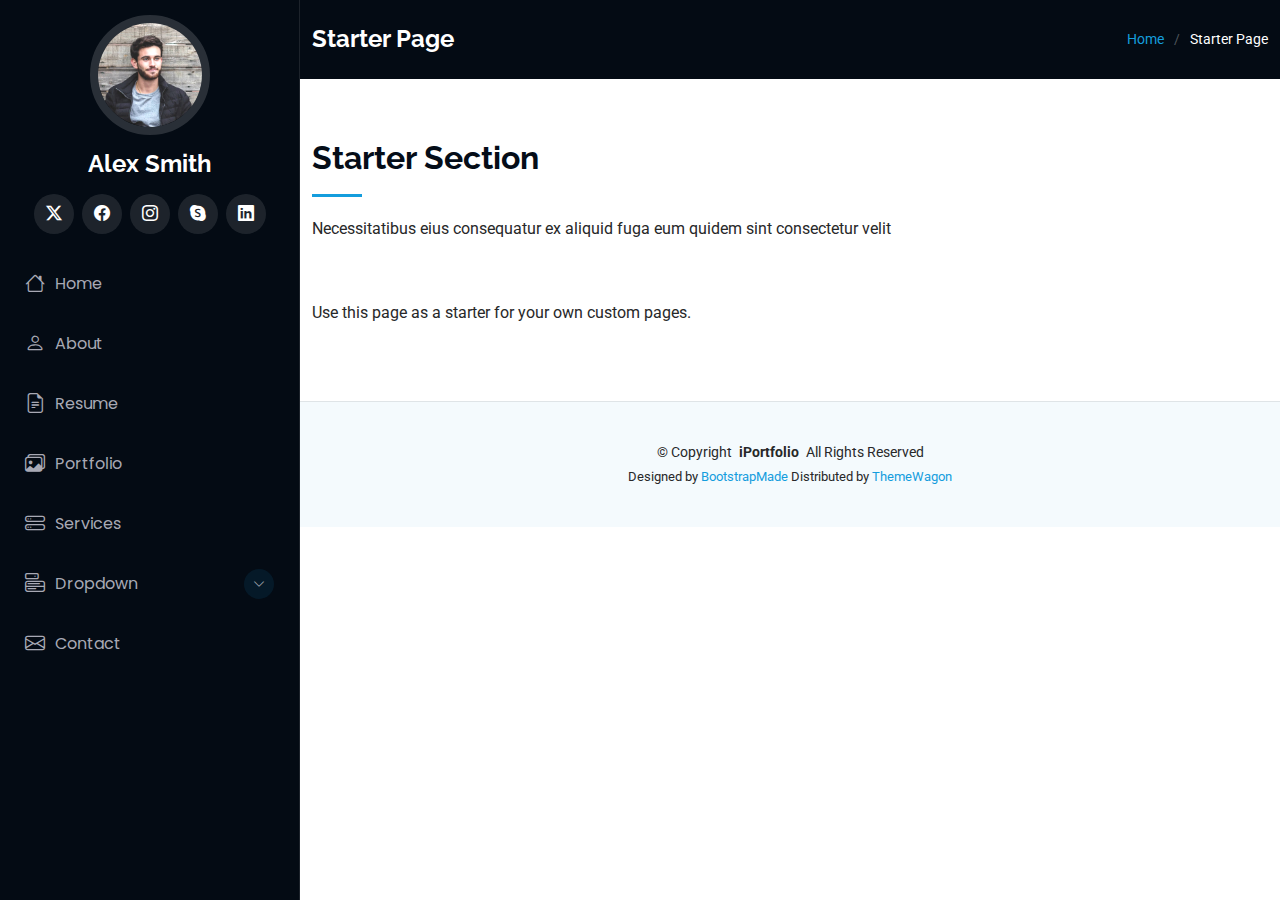
<file: starter-page.html>
<!DOCTYPE html>
<html lang="en">

<head>
  <meta charset="utf-8">
  <meta content="width=device-width, initial-scale=1.0" name="viewport">
  <title>Starter Page - iPortfolio Bootstrap Template</title>
  <meta content="" name="description">
  <meta content="" name="keywords">

  <!-- Favicons -->
  <link href="assets/img/favicon.png" rel="icon">
  <link href="assets/img/apple-touch-icon.png" rel="apple-touch-icon">

  <!-- Fonts -->
  <link href="https://fonts.googleapis.com" rel="preconnect">
  <link href="https://fonts.gstatic.com" rel="preconnect" crossorigin>
  <link href="https://fonts.googleapis.com/css2?family=Roboto:ital,wght@0,100;0,300;0,400;0,500;0,700;0,900;1,100;1,300;1,400;1,500;1,700;1,900&family=Poppins:ital,wght@0,100;0,200;0,300;0,400;0,500;0,600;0,700;0,800;0,900;1,100;1,200;1,300;1,400;1,500;1,600;1,700;1,800;1,900&family=Raleway:ital,wght@0,100;0,200;0,300;0,400;0,500;0,600;0,700;0,800;0,900;1,100;1,200;1,300;1,400;1,500;1,600;1,700;1,800;1,900&display=swap" rel="stylesheet">

  <!-- Vendor CSS Files -->
  <link href="assets/vendor/bootstrap/css/bootstrap.min.css" rel="stylesheet">
  <link href="assets/vendor/bootstrap-icons/bootstrap-icons.css" rel="stylesheet">
  <link href="assets/vendor/aos/aos.css" rel="stylesheet">
  <link href="assets/vendor/glightbox/css/glightbox.min.css" rel="stylesheet">
  <link href="assets/vendor/swiper/swiper-bundle.min.css" rel="stylesheet">

  <!-- Main CSS File -->
  <link href="assets/css/main.css" rel="stylesheet">

  <!-- =======================================================
  * Template Name: iPortfolio
  * Template URL: https://bootstrapmade.com/iportfolio-bootstrap-portfolio-websites-template/
  * Updated: Jun 29 2024 with Bootstrap v5.3.3
  * Author: BootstrapMade.com
  * License: https://bootstrapmade.com/license/
  ======================================================== -->
</head>

<body class="starter-page-page">

  <header id="header" class="header dark-background d-flex flex-column">
    <i class="header-toggle d-xl-none bi bi-list"></i>

    <div class="profile-img">
      <img src="assets/img/my-profile-img.jpg" alt="" class="img-fluid rounded-circle">
    </div>

    <a href="index.html" class="logo d-flex align-items-center justify-content-center">
      <!-- Uncomment the line below if you also wish to use an image logo -->
      <!-- <img src="assets/img/logo.png" alt=""> -->
      <h1 class="sitename">Alex Smith</h1>
    </a>

    <div class="social-links text-center">
      <a href="#" class="twitter"><i class="bi bi-twitter-x"></i></a>
      <a href="#" class="facebook"><i class="bi bi-facebook"></i></a>
      <a href="#" class="instagram"><i class="bi bi-instagram"></i></a>
      <a href="#" class="google-plus"><i class="bi bi-skype"></i></a>
      <a href="#" class="linkedin"><i class="bi bi-linkedin"></i></a>
    </div>

    <nav id="navmenu" class="navmenu">
      <ul>
        <li><a href="#hero"><i class="bi bi-house navicon"></i>Home</a></li>
        <li><a href="#about"><i class="bi bi-person navicon"></i> About</a></li>
        <li><a href="#resume"><i class="bi bi-file-earmark-text navicon"></i> Resume</a></li>
        <li><a href="#portfolio"><i class="bi bi-images navicon"></i> Portfolio</a></li>
        <li><a href="#services"><i class="bi bi-hdd-stack navicon"></i> Services</a></li>
        <li class="dropdown"><a href="#"><i class="bi bi-menu-button navicon"></i> <span>Dropdown</span> <i class="bi bi-chevron-down toggle-dropdown"></i></a>
          <ul>
            <li><a href="#">Dropdown 1</a></li>
            <li class="dropdown"><a href="#"><span>Deep Dropdown</span> <i class="bi bi-chevron-down toggle-dropdown"></i></a>
              <ul>
                <li><a href="#">Deep Dropdown 1</a></li>
                <li><a href="#">Deep Dropdown 2</a></li>
                <li><a href="#">Deep Dropdown 3</a></li>
                <li><a href="#">Deep Dropdown 4</a></li>
                <li><a href="#">Deep Dropdown 5</a></li>
              </ul>
            </li>
            <li><a href="#">Dropdown 2</a></li>
            <li><a href="#">Dropdown 3</a></li>
            <li><a href="#">Dropdown 4</a></li>
          </ul>
        </li>
        <li><a href="#contact"><i class="bi bi-envelope navicon"></i> Contact</a></li>
      </ul>
    </nav>

  </header>

  <main class="main">

    <!-- Page Title -->
    <div class="page-title dark-background">
      <div class="container d-lg-flex justify-content-between align-items-center">
        <h1 class="mb-2 mb-lg-0">Starter Page</h1>
        <nav class="breadcrumbs">
          <ol>
            <li><a href="index.html">Home</a></li>
            <li class="current">Starter Page</li>
          </ol>
        </nav>
      </div>
    </div><!-- End Page Title -->

    <!-- Starter Section Section -->
    <section id="starter-section" class="starter-section section">

      <!-- Section Title -->
      <div class="container section-title" data-aos="fade-up">
        <h2>Starter Section</h2>
        <p>Necessitatibus eius consequatur ex aliquid fuga eum quidem sint consectetur velit</p>
      </div><!-- End Section Title -->

      <div class="container" data-aos="fade-up">
        <p>Use this page as a starter for your own custom pages.</p>
      </div>

    </section><!-- /Starter Section Section -->

  </main>

  <footer id="footer" class="footer position-relative light-background">

    <div class="container">
      <div class="copyright text-center ">
        <p>© <span>Copyright</span> <strong class="px-1 sitename">iPortfolio</strong> <span>All Rights Reserved</span></p>
      </div>
      <div class="credits">
        <!-- All the links in the footer should remain intact. -->
        <!-- You can delete the links only if you've purchased the pro version. -->
        <!-- Licensing information: https://bootstrapmade.com/license/ -->
        <!-- Purchase the pro version with working PHP/AJAX contact form: [buy-url] -->
        Designed by <a href="https://bootstrapmade.com/">BootstrapMade</a> Distributed by <a href="https://themewagon.com">ThemeWagon</a>
      </div>
    </div>

  </footer>

  <!-- Scroll Top -->
  <a href="#" id="scroll-top" class="scroll-top d-flex align-items-center justify-content-center"><i class="bi bi-arrow-up-short"></i></a>

  <!-- Preloader -->
  <div id="preloader"></div>

  <!-- Vendor JS Files -->
  <script src="assets/vendor/bootstrap/js/bootstrap.bundle.min.js"></script>
  <script src="assets/vendor/php-email-form/validate.js"></script>
  <script src="assets/vendor/aos/aos.js"></script>
  <script src="assets/vendor/typed.js/typed.umd.js"></script>
  <script src="assets/vendor/purecounter/purecounter_vanilla.js"></script>
  <script src="assets/vendor/waypoints/noframework.waypoints.js"></script>
  <script src="assets/vendor/glightbox/js/glightbox.min.js"></script>
  <script src="assets/vendor/imagesloaded/imagesloaded.pkgd.min.js"></script>
  <script src="assets/vendor/isotope-layout/isotope.pkgd.min.js"></script>
  <script src="assets/vendor/swiper/swiper-bundle.min.js"></script>

  <!-- Main JS File -->
  <script src="assets/js/main.js"></script>

</body>

</html>
</file>
<file: assets/css/main.css>
/**
* Template Name: iPortfolio
* Template URL: https://bootstrapmade.com/iportfolio-bootstrap-portfolio-websites-template/
* Updated: Jun 29 2024 with Bootstrap v5.3.3
* Author: BootstrapMade.com
* License: https://bootstrapmade.com/license/
*/

/*--------------------------------------------------------------
# Font & Color Variables
# Help: https://bootstrapmade.com/color-system/
--------------------------------------------------------------*/
/* Fonts */
:root {
  --default-font: "Roboto",  system-ui, -apple-system, "Segoe UI", Roboto, "Helvetica Neue", Arial, "Noto Sans", "Liberation Sans", sans-serif, "Apple Color Emoji", "Segoe UI Emoji", "Segoe UI Symbol", "Noto Color Emoji";
  --heading-font: "Raleway",  sans-serif;
  --nav-font: "Poppins",  sans-serif;
}

/* Global Colors - The following color variables are used throughout the website. Updating them here will change the color scheme of the entire website */
:root { 
  --background-color: #ffffff; /* Background color for the entire website, including individual sections */
  --default-color: #272829; /* Default color used for the majority of the text content across the entire website */
  --heading-color: #050d18; /* Color for headings, subheadings and title throughout the website */
  --accent-color: #149ddd; /* Accent color that represents your brand on the website. It's used for buttons, links, and other elements that need to stand out */
  --surface-color: #ffffff; /* The surface color is used as a background of boxed elements within sections, such as cards, icon boxes, or other elements that require a visual separation from the global background. */
  --contrast-color: #ffffff; /* Contrast color for text, ensuring readability against backgrounds of accent, heading, or default colors. */
}

/* Nav Menu Colors - The following color variables are used specifically for the navigation menu. They are separate from the global colors to allow for more customization options */
:root {
  --nav-color: #a8a9b4;  /* The default color of the main navmenu links */
  --nav-hover-color: #ffffff; /* Applied to main navmenu links when they are hovered over or active */
  --nav-mobile-background-color: #040b14; /* Used as the background color for mobile navigation menu */
  --nav-dropdown-background-color: #040b14; /* Used as the background color for dropdown items that appear when hovering over primary navigation items */
  --nav-dropdown-color: #a8a9b4; /* Used for navigation links of the dropdown items in the navigation menu. */
  --nav-dropdown-hover-color: #ffffff; /* Similar to --nav-hover-color, this color is applied to dropdown navigation links when they are hovered over. */
}

/* Color Presets - These classes override global colors when applied to any section or element, providing reuse of the sam color scheme. */

.light-background {
  --background-color: #f4fafd;
  --surface-color: #ffffff;
}

.dark-background {
  --background-color: #040b14;
  --default-color: #ffffff;
  --heading-color: #ffffff;
  --surface-color: #151f2b;
  --contrast-color: #ffffff;
}

/* Smooth scroll */
:root {
  scroll-behavior: smooth;
}

/*--------------------------------------------------------------
# General Styling & Shared Classes
--------------------------------------------------------------*/
body {
  color: var(--default-color);
  background-color: var(--background-color);
  font-family: var(--default-font);
}

a {
  color: var(--accent-color);
  text-decoration: none;
  transition: 0.3s;
}

a:hover {
  color: color-mix(in srgb, var(--accent-color), transparent 25%);
  text-decoration: none;
}

h1,
h2,
h3,
h4,
h5,
h6 {
  color: var(--heading-color);
  font-family: var(--heading-font);
}

/* PHP Email Form Messages
------------------------------*/
.php-email-form .error-message {
  display: none;
  background: #df1529;
  color: #ffffff;
  text-align: left;
  padding: 15px;
  margin-bottom: 24px;
  font-weight: 600;
}

.php-email-form .sent-message {
  display: none;
  color: #ffffff;
  background: #059652;
  text-align: center;
  padding: 15px;
  margin-bottom: 24px;
  font-weight: 600;
}

.php-email-form .loading {
  display: none;
  background: var(--surface-color);
  text-align: center;
  padding: 15px;
  margin-bottom: 24px;
}

.php-email-form .loading:before {
  content: "";
  display: inline-block;
  border-radius: 50%;
  width: 24px;
  height: 24px;
  margin: 0 10px -6px 0;
  border: 3px solid var(--accent-color);
  border-top-color: var(--surface-color);
  animation: php-email-form-loading 1s linear infinite;
}

@keyframes php-email-form-loading {
  0% {
    transform: rotate(0deg);
  }

  100% {
    transform: rotate(360deg);
  }
}

/*--------------------------------------------------------------
# Global Header
--------------------------------------------------------------*/
.header {
  color: var(--default-color);
  background-color: var(--background-color);
  position: fixed;
  top: 0;
  left: 0;
  bottom: 0;
  padding: 0 15px;
  width: 300px;
  transition: all ease-in-out 0.3s;
  overflow-y: auto;
  z-index: 997;
  border-right: 1px solid color-mix(in srgb, var(--default-color), transparent 90%);
}

.header .profile-img img {
  margin: 15px auto;
  display: block;
  width: 120px;
  border: 8px solid color-mix(in srgb, var(--default-color), transparent 85%);
}

.header .logo {
  line-height: 1;
  margin-bottom: 15px;
}

.header .logo img {
  max-height: 32px;
  margin-right: 8px;
}

.header .logo h1 {
  font-size: 24px;
  margin: 0;
  font-weight: 700;
  color: var(--heading-color);
}

.header .social-links {
  margin: 0 0 20px 0;
}

.header .social-links a {
  font-size: 16px;
  display: inline-flex;
  align-items: center;
  justify-content: center;
  background: color-mix(in srgb, var(--default-color), transparent 90%);
  color: var(--default-color);
  margin: 0 2px;
  border-radius: 50%;
  text-align: center;
  width: 40px;
  height: 40px;
  transition: 0.3s;
}

.header .social-links a:hover {
  color: var(--contrast-color);
  background: var(--accent-color);
}

@media (min-width: 1200px) {

  .header~main,
  .header~#footer {
    margin-left: 300px;
  }
}

@media (max-width: 1199px) {
  .header {
    left: -100%;
  }
}

.header.header-show {
  left: 0;
}

.header .header-toggle {
  color: var(--contrast-color);
  background-color: var(--accent-color);
  font-size: 22px;
  display: flex;
  align-items: center;
  justify-content: center;
  width: 40px;
  height: 40px;
  border-radius: 50%;
  cursor: pointer;
  position: fixed;
  top: 15px;
  right: 15px;
  z-index: 9999;
  transition: background-color 0.3s;
}

.header .header-toggle:hover {
  color: var(--contrast-color);
  background-color: color-mix(in srgb, var(--accent-color) 90%, white 15%);
}

/*--------------------------------------------------------------
# Navigation Menu
--------------------------------------------------------------*/
.mobile-nav-toggle {
  display: none;
}

.navmenu {
  padding: 0;
  z-index: 9997;
}

.navmenu ul {
  list-style: none;
  padding: 0 0 20px 0;
  margin: 0;
}

.navmenu a,
.navmenu a:focus {
  color: var(--nav-color);
  padding: 15px 10px;
  font-family: var(--nav-font);
  font-size: 16px;
  font-weight: 400;
  display: flex;
  align-items: center;
  white-space: nowrap;
  transition: 0.3s;
  width: 100%;
}

.navmenu a .navicon,
.navmenu a:focus .navicon {
  font-size: 20px;
  margin-right: 10px;
}

.navmenu a .toggle-dropdown,
.navmenu a:focus .toggle-dropdown {
  font-size: 12px;
  line-height: 0;
  margin-left: auto;
  width: 30px;
  height: 30px;
  display: flex;
  align-items: center;
  justify-content: center;
  border-radius: 50%;
  transition: 0.3s;
  flex-shrink: 0;
  background-color: color-mix(in srgb, var(--accent-color), transparent 90%);
}

.navmenu a .toggle-dropdown:hover,
.navmenu a:focus .toggle-dropdown:hover {
  background-color: var(--accent-color);
  color: var(--contrast-color);
}

.navmenu a:hover,
.navmenu .active,
.navmenu .active:focus {
  color: var(--nav-hover-color);
}

.navmenu a:hover .navicon,
.navmenu .active .navicon,
.navmenu .active:focus .navicon {
  color: var(--accent-color);
}

.navmenu .active .toggle-dropdown,
.navmenu .active:focus .toggle-dropdown {
  background-color: var(--accent-color);
  color: var(--contrast-color);
  transform: rotate(180deg);
}

.navmenu .dropdown {
  display: block;
}

.navmenu .dropdown a,
.navmenu .dropdown a:focus {
  color: --nav-dropdown-color;
}

.navmenu .dropdown a:hover,
.navmenu .dropdown .active,
.navmenu .dropdown .active:focus {
  color: var(--nav-dropdown-hover-color);
}

.navmenu .dropdown ul {
  position: static;
  display: none;
  z-index: 99;
  padding: 5px 10px;
  margin: 5px 10px;
  background-color: var(--nav-dropdown-background-color);
  border: 1px solid color-mix(in srgb, var(--default-color), transparent 90%);
  box-shadow: none;
  transition: all 0.5s ease-in-out;
}

.navmenu .dropdown ul ul {
  background-color: rgba(33, 37, 41, 0.1);
}

.navmenu .dropdown>.dropdown-active {
  display: block;
  background-color: rgba(33, 37, 41, 0.03);
}

/*--------------------------------------------------------------
# Global Footer
--------------------------------------------------------------*/
.footer {
  color: var(--default-color);
  background-color: var(--background-color);
  font-size: 14px;
  padding: 40px 0;
  position: relative;
  border-top: 1px solid color-mix(in srgb, var(--default-color), transparent 90%);
}

.footer .copyright p {
  margin-bottom: 0;
}

.footer .credits {
  margin-top: 4px;
  font-size: 13px;
  text-align: center;
}

/*--------------------------------------------------------------
# Preloader
--------------------------------------------------------------*/
#preloader {
  position: fixed;
  inset: 0;
  z-index: 999999;
  overflow: hidden;
  background: var(--background-color);
  transition: all 0.6s ease-out;
}

#preloader:before {
  content: "";
  position: fixed;
  top: calc(50% - 30px);
  left: calc(50% - 30px);
  border: 6px solid #ffffff;
  border-color: var(--accent-color) transparent var(--accent-color) transparent;
  border-radius: 50%;
  width: 60px;
  height: 60px;
  animation: animate-preloader 1.5s linear infinite;
}

@keyframes animate-preloader {
  0% {
    transform: rotate(0deg);
  }

  100% {
    transform: rotate(360deg);
  }
}

/*--------------------------------------------------------------
# Scroll Top Button
--------------------------------------------------------------*/
.scroll-top {
  position: fixed;
  visibility: hidden;
  opacity: 0;
  right: 15px;
  bottom: -15px;
  z-index: 99999;
  background-color: var(--accent-color);
  width: 44px;
  height: 44px;
  border-radius: 50px;
  transition: all 0.4s;
}

.scroll-top i {
  font-size: 24px;
  color: var(--contrast-color);
  line-height: 0;
}

.scroll-top:hover {
  background-color: color-mix(in srgb, var(--accent-color), transparent 20%);
  color: var(--contrast-color);
}

.scroll-top.active {
  visibility: visible;
  opacity: 1;
  bottom: 15px;
}

/*--------------------------------------------------------------
# Disable aos animation delay on mobile devices
--------------------------------------------------------------*/
@media screen and (max-width: 768px) {
  [data-aos-delay] {
    transition-delay: 0 !important;
  }
}

/*--------------------------------------------------------------
# Global Page Titles & Breadcrumbs
--------------------------------------------------------------*/
.page-title {
  color: var(--default-color);
  background-color: var(--background-color);
  padding: 25px 0;
  position: relative;
}

.page-title h1 {
  font-size: 24px;
  font-weight: 700;
}

.page-title .breadcrumbs ol {
  display: flex;
  flex-wrap: wrap;
  list-style: none;
  padding: 0;
  margin: 0;
  font-size: 14px;
  font-weight: 400;
}

.page-title .breadcrumbs ol li+li {
  padding-left: 10px;
}

.page-title .breadcrumbs ol li+li::before {
  content: "/";
  display: inline-block;
  padding-right: 10px;
  color: color-mix(in srgb, var(--default-color), transparent 70%);
}

/*--------------------------------------------------------------
# Global Sections
--------------------------------------------------------------*/
section,
.section {
  color: var(--default-color);
  background-color: var(--background-color);
  padding: 60px 0;
  overflow: clip;
}

/*--------------------------------------------------------------
# Global Section Titles
--------------------------------------------------------------*/
.section-title {
  padding-bottom: 60px;
  position: relative;
}

.section-title h2 {
  font-size: 32px;
  font-weight: 700;
  margin-bottom: 20px;
  padding-bottom: 20px;
  position: relative;
}

.section-title h2:after {
  content: "";
  position: absolute;
  display: block;
  width: 50px;
  height: 3px;
  background: var(--accent-color);
  left: 0;
  bottom: 0;
}

.section-title p {
  margin-bottom: 0;
}

/*--------------------------------------------------------------
# Hero Section
--------------------------------------------------------------*/
.hero {
  width: 100%;
  min-height: 100vh;
  position: relative;
  padding: 80px 0;
  display: flex;
  align-items: center;
  justify-content: center;
}

.hero img {
  position: absolute;
  inset: 0;
  display: block;
  width: 100%;
  height: 100%;
  object-fit: cover;
  z-index: 1;
}

.hero:before {
  content: "";
  background: color-mix(in srgb, var(--background-color), transparent 70%);
  position: absolute;
  inset: 0;
  z-index: 2;
}

.hero .container {
  position: relative;
  z-index: 3;
}

.hero h2 {
  margin: 0;
  font-size: 64px;
  font-weight: 700;
}

.hero p {
  margin: 5px 0 0 0;
  font-size: 26px;
}

.hero p span {
  letter-spacing: 1px;
  border-bottom: 2px solid var(--accent-color);
}

.hero .social-links {
  margin-top: 25px;
}

.hero .social-links a {
  font-size: 24px;
  display: inline-block;
  color: color-mix(in srgb, var(--default-color), transparent 50%);
  line-height: 1;
  margin-right: 20px;
  transition: 0.3s;
}

.hero .social-links a:hover {
  color: var(--accent-color);
}

@media (max-width: 768px) {
  .hero h2 {
    font-size: 32px;
  }

  .hero p {
    font-size: 20px;
  }
}

/*--------------------------------------------------------------
# About Section
--------------------------------------------------------------*/
.about .content h2 {
  font-weight: 700;
  font-size: 24px;
}

.about .content ul {
  list-style: none;
  padding: 0;
}

.about .content ul li {
  margin-bottom: 20px;
  display: flex;
  align-items: center;
}

.about .content ul strong {
  margin-right: 10px;
}

.about .content ul i {
  font-size: 16px;
  margin-right: 5px;
  color: var(--accent-color);
  line-height: 0;
}

/*--------------------------------------------------------------
# Stats Section
--------------------------------------------------------------*/
.stats .stats-item {
  padding: 30px;
  width: 100%;
}

.stats .stats-item i {
  color: var(--accent-color);
  display: block;
  font-size: 44px;
  float: left;
  line-height: 0;
}

.stats .stats-item .purecounter {
  color: var(--heading-color);
  font-size: 48px;
  line-height: 40px;
  display: block;
  font-weight: 700;
  margin-left: 60px;
}

.stats .stats-item p {
  color: color-mix(in srgb, var(--default-color), transparent 40%);
  padding: 15px 0 0 0;
  margin: 0 0 0 60px;
  font-family: var(--heading-font);
  font-size: 14px;
}

/*--------------------------------------------------------------
# Skills Section
--------------------------------------------------------------*/
.skills .progress {
  height: 60px;
  display: block;
  background: none;
  border-radius: 0;
}

.skills .progress .skill {
  color: var(--heading-color);
  padding: 0;
  margin: 0 0 6px 0;
  text-transform: uppercase;
  display: block;
  font-weight: 600;
  font-family: var(--heading-font);
}

.skills .progress .skill .val {
  float: right;
  font-style: normal;
}

.skills .progress-bar-wrap {
  background: color-mix(in srgb, var(--default-color), transparent 90%);
  height: 10px;
}

.skills .progress-bar {
  width: 1px;
  height: 10px;
  transition: 0.9s;
  background-color: var(--accent-color);
}

/*--------------------------------------------------------------
# Resume Section
--------------------------------------------------------------*/
.resume .resume-title {
  color: var(--heading-color);
  font-size: 26px;
  font-weight: 700;
  margin-top: 20px;
  margin-bottom: 20px;
}

.resume .resume-item {
  padding: 0 0 20px 20px;
  margin-top: -2px;
  border-left: 2px solid var(--accent-color);
  position: relative;
}

.resume .resume-item h4 {
  line-height: 18px;
  font-size: 18px;
  font-weight: 600;
  text-transform: uppercase;
  color: color-mix(in srgb, var(--default-color), transparent 20%);
  margin-bottom: 10px;
}

.resume .resume-item h5 {
  font-size: 16px;
  padding: 5px 15px;
  display: inline-block;
  font-weight: 600;
  margin-bottom: 10px;
}

.resume .resume-item ul {
  padding-left: 20px;
}

.resume .resume-item ul li {
  padding-bottom: 10px;
}

.resume .resume-item:last-child {
  padding-bottom: 0;
}

.resume .resume-item::before {
  content: "";
  position: absolute;
  width: 16px;
  height: 16px;
  border-radius: 50px;
  left: -9px;
  top: 0;
  background: var(--background-color);
  border: 2px solid var(--accent-color);
}

/*--------------------------------------------------------------
# Portfolio Section
--------------------------------------------------------------*/
.portfolio .portfolio-filters {
  padding: 0;
  margin: 0 auto 20px auto;
  list-style: none;
  text-align: center;
}

.portfolio .portfolio-filters li {
  cursor: pointer;
  display: inline-block;
  padding: 0;
  font-size: 14px;
  font-weight: 400;
  margin: 0 10px;
  line-height: 1;
  text-transform: uppercase;
  margin-bottom: 10px;
  transition: all 0.3s ease-in-out;
}

.portfolio .portfolio-filters li:hover,
.portfolio .portfolio-filters li.filter-active {
  color: var(--accent-color);
}

.portfolio .portfolio-filters li:first-child {
  margin-left: 0;
}

.portfolio .portfolio-filters li:last-child {
  margin-right: 0;
}

@media (max-width: 575px) {
  .portfolio .portfolio-filters li {
    font-size: 14px;
    margin: 0 5px;
  }
}

.portfolio .portfolio-content {
  position: relative;
  overflow: hidden;
}

.portfolio .portfolio-content img {
  transition: 0.3s;
}

.portfolio .portfolio-content .portfolio-info {
  opacity: 0;
  position: absolute;
  inset: 0;
  z-index: 3;
  transition: all ease-in-out 0.3s;
  background: rgba(0, 0, 0, 0.6);
  padding: 15px;
}

.portfolio .portfolio-content .portfolio-info h4 {
  font-size: 14px;
  padding: 5px 10px;
  font-weight: 400;
  color: #ffffff;
  display: inline-block;
  background-color: var(--accent-color);
}

.portfolio .portfolio-content .portfolio-info p {
  position: absolute;
  bottom: 10px;
  text-align: center;
  display: inline-block;
  left: 0;
  right: 0;
  font-size: 16px;
  font-weight: 600;
  color: rgba(255, 255, 255, 0.8);
}

.portfolio .portfolio-content .portfolio-info .preview-link,
.portfolio .portfolio-content .portfolio-info .details-link {
  position: absolute;
  left: calc(50% - 40px);
  font-size: 26px;
  top: calc(50% - 14px);
  color: #fff;
  transition: 0.3s;
  line-height: 1.2;
}

.portfolio .portfolio-content .portfolio-info .preview-link:hover,
.portfolio .portfolio-content .portfolio-info .details-link:hover {
  color: var(--accent-color);
}

.portfolio .portfolio-content .portfolio-info .details-link {
  left: 50%;
  font-size: 34px;
  line-height: 0;
}

.portfolio .portfolio-content:hover .portfolio-info {
  opacity: 1;
}

.portfolio .portfolio-content:hover img {
  transform: scale(1.1);
}

/*--------------------------------------------------------------
# Services Section
--------------------------------------------------------------*/
.services .service-item {
  position: relative;
}

.services .service-item .icon {
  background: var(--accent-color);
  display: flex;
  align-items: center;
  justify-content: center;
  width: 54px;
  height: 54px;
  border-radius: 50%;
  transition: 0.5s;
  border: 1px solid var(--accent-color);
  margin-right: 20px;
}

.services .service-item .icon i {
  color: var(--contrast-color);
  font-size: 24px;
  line-height: 0;
}

.services .service-item:hover .icon {
  background: var(--surface-color);
}

.services .service-item:hover .icon i {
  color: var(--accent-color);
}

.services .service-item .title {
  font-weight: 700;
  margin-bottom: 15px;
  font-size: 18px;
}

.services .service-item .title a {
  color: var(--heading-color);
}

.services .service-item .title a:hover {
  color: var(--accent-color);
}

.services .service-item .description {
  line-height: 24px;
  font-size: 14px;
}

/*--------------------------------------------------------------
# Testimonials Section
--------------------------------------------------------------*/
.testimonials .testimonials-carousel,
.testimonials .testimonials-slider {
  overflow: hidden;
}

.testimonials .testimonial-item {
  box-sizing: content-box;
  text-align: center;
  min-height: 320px;
}

.testimonials .testimonial-item .testimonial-img {
  width: 90px;
  border-radius: 50%;
  margin: 0 auto;
}

.testimonials .testimonial-item h3 {
  font-size: 18px;
  font-weight: bold;
  margin: 10px 0 5px 0;
}

.testimonials .testimonial-item h4 {
  font-size: 14px;
  color: color-mix(in srgb, var(--default-color), transparent 20%);
  margin: 0;
}

.testimonials .testimonial-item .quote-icon-left,
.testimonials .testimonial-item .quote-icon-right {
  color: color-mix(in srgb, var(--accent-color), transparent 40%);
  font-size: 26px;
  line-height: 0;
}

.testimonials .testimonial-item .quote-icon-left {
  display: inline-block;
  left: -5px;
  position: relative;
}

.testimonials .testimonial-item .quote-icon-right {
  display: inline-block;
  right: -5px;
  position: relative;
  top: 10px;
  transform: scale(-1, -1);
}

.testimonials .testimonial-item p {
  font-style: italic;
  margin: 0 15px 15px 15px;
  padding: 20px;
  background-color: var(--surface-color);
  position: relative;
  margin-bottom: 35px;
  border-radius: 6px;
  box-shadow: 0px 2px 15px rgba(0, 0, 0, 0.1);
}

.testimonials .testimonial-item p::after {
  content: "";
  width: 0;
  height: 0;
  border-top: 20px solid var(--surface-color);
  border-right: 20px solid transparent;
  border-left: 20px solid transparent;
  position: absolute;
  bottom: -20px;
  left: calc(50% - 20px);
}

.testimonials .swiper-wrapper {
  height: auto;
}

.testimonials .swiper-pagination {
  margin-top: 40px;
  position: relative;
}

.testimonials .swiper-pagination .swiper-pagination-bullet {
  width: 12px;
  height: 12px;
  background-color: var(--background-color);
  opacity: 1;
  border: 1px solid var(--accent-color);
}

.testimonials .swiper-pagination .swiper-pagination-bullet-active {
  background-color: var(--accent-color);
}

/*--------------------------------------------------------------
# Contact Section
--------------------------------------------------------------*/
.contact .info-wrap {
  background-color: var(--surface-color);
  box-shadow: 0px 0px 20px rgba(0, 0, 0, 0.1);
  padding: 30px;
}

@media (max-width: 575px) {
  .contact .info-wrap {
    padding: 20px;
  }
}

.contact .info-item {
  margin-bottom: 40px;
}

.contact .info-item i {
  font-size: 20px;
  color: var(--accent-color);
  background: color-mix(in srgb, var(--accent-color), transparent 92%);
  width: 44px;
  height: 44px;
  display: flex;
  justify-content: center;
  align-items: center;
  border-radius: 50px;
  transition: all 0.3s ease-in-out;
  margin-right: 15px;
}

.contact .info-item h3 {
  padding: 0;
  font-size: 18px;
  font-weight: 700;
  margin-bottom: 5px;
}

.contact .info-item p {
  padding: 0;
  margin-bottom: 0;
  font-size: 14px;
}

.contact .info-item:hover i {
  background: var(--accent-color);
  color: var(--contrast-color);
}

.contact .php-email-form {
  background-color: var(--surface-color);
  height: 100%;
  padding: 30px;
  box-shadow: 0px 0px 20px rgba(0, 0, 0, 0.1);
}

@media (max-width: 575px) {
  .contact .php-email-form {
    padding: 20px;
  }
}

.contact .php-email-form input[type=text],
.contact .php-email-form input[type=email],
.contact .php-email-form textarea {
  font-size: 14px;
  padding: 10px 15px;
  box-shadow: none;
  border-radius: 0;
  color: var(--default-color);
  background-color: var(--surface-color);
  border-color: color-mix(in srgb, var(--default-color), transparent 80%);
}

.contact .php-email-form input[type=text]:focus,
.contact .php-email-form input[type=email]:focus,
.contact .php-email-form textarea:focus {
  border-color: var(--accent-color);
}

.contact .php-email-form input[type=text]::placeholder,
.contact .php-email-form input[type=email]::placeholder,
.contact .php-email-form textarea::placeholder {
  color: color-mix(in srgb, var(--default-color), transparent 70%);
}

.contact .php-email-form button[type=submit] {
  color: var(--contrast-color);
  background: var(--accent-color);
  border: 0;
  padding: 10px 30px;
  transition: 0.4s;
  border-radius: 50px;
}

.contact .php-email-form button[type=submit]:hover {
  background: color-mix(in srgb, var(--accent-color), transparent 25%);
}

/*--------------------------------------------------------------
# Portfolio Details Section
--------------------------------------------------------------*/
.portfolio-details .portfolio-details-slider img {
  width: 100%;
}

.portfolio-details .portfolio-details-slider .swiper-pagination {
  margin-top: 20px;
  position: relative;
}

.portfolio-details .portfolio-details-slider .swiper-pagination .swiper-pagination-bullet {
  width: 12px;
  height: 12px;
  background-color: color-mix(in srgb, var(--default-color), transparent 85%);
  opacity: 1;
}

.portfolio-details .portfolio-details-slider .swiper-pagination .swiper-pagination-bullet-active {
  background-color: var(--accent-color);
}

.portfolio-details .portfolio-info {
  padding: 30px;
  box-shadow: 0px 0 30px rgba(0, 0, 0, 0.1);
}

.portfolio-details .portfolio-info h3 {
  font-size: 22px;
  font-weight: 700;
  margin-bottom: 20px;
  padding-bottom: 20px;
  border-bottom: 1px solid color-mix(in srgb, var(--default-color), transparent 85%);
}

.portfolio-details .portfolio-info ul {
  list-style: none;
  padding: 0;
  font-size: 15px;
}

.portfolio-details .portfolio-info ul li+li {
  margin-top: 10px;
}

.portfolio-details .portfolio-description {
  padding-top: 30px;
}

.portfolio-details .portfolio-description h2 {
  font-size: 26px;
  font-weight: 700;
  margin-bottom: 20px;
}

.portfolio-details .portfolio-description p {
  padding: 0;
  color: color-mix(in srgb, var(--default-color), transparent 30%);
}

/*--------------------------------------------------------------
# Service Details Section
--------------------------------------------------------------*/
.service-details .services-list {
  padding: 10px 30px;
  border: 1px solid color-mix(in srgb, var(--default-color), transparent 90%);
  margin-bottom: 20px;
}

.service-details .services-list a {
  display: block;
  line-height: 1;
  padding: 8px 0 8px 15px;
  border-left: 3px solid color-mix(in srgb, var(--default-color), transparent 70%);
  margin: 20px 0;
  color: color-mix(in srgb, var(--default-color), transparent 20%);
  transition: 0.3s;
}

.service-details .services-list a.active {
  color: var(--heading-color);
  font-weight: 700;
  border-color: var(--accent-color);
}

.service-details .services-list a:hover {
  border-color: var(--accent-color);
}

.service-details .services-img {
  margin-bottom: 20px;
}

.service-details h3 {
  font-size: 26px;
  font-weight: 700;
}

.service-details h4 {
  font-size: 20px;
  font-weight: 700;
}

.service-details p {
  font-size: 15px;
}

.service-details ul {
  list-style: none;
  padding: 0;
  font-size: 15px;
}

.service-details ul li {
  padding: 5px 0;
  display: flex;
  align-items: center;
}

.service-details ul i {
  font-size: 20px;
  margin-right: 8px;
  color: var(--accent-color);
}

/*--------------------------------------------------------------
# Starter Section Section
--------------------------------------------------------------*/
.starter-section {
  /* Add your styles here */
}
</file>
